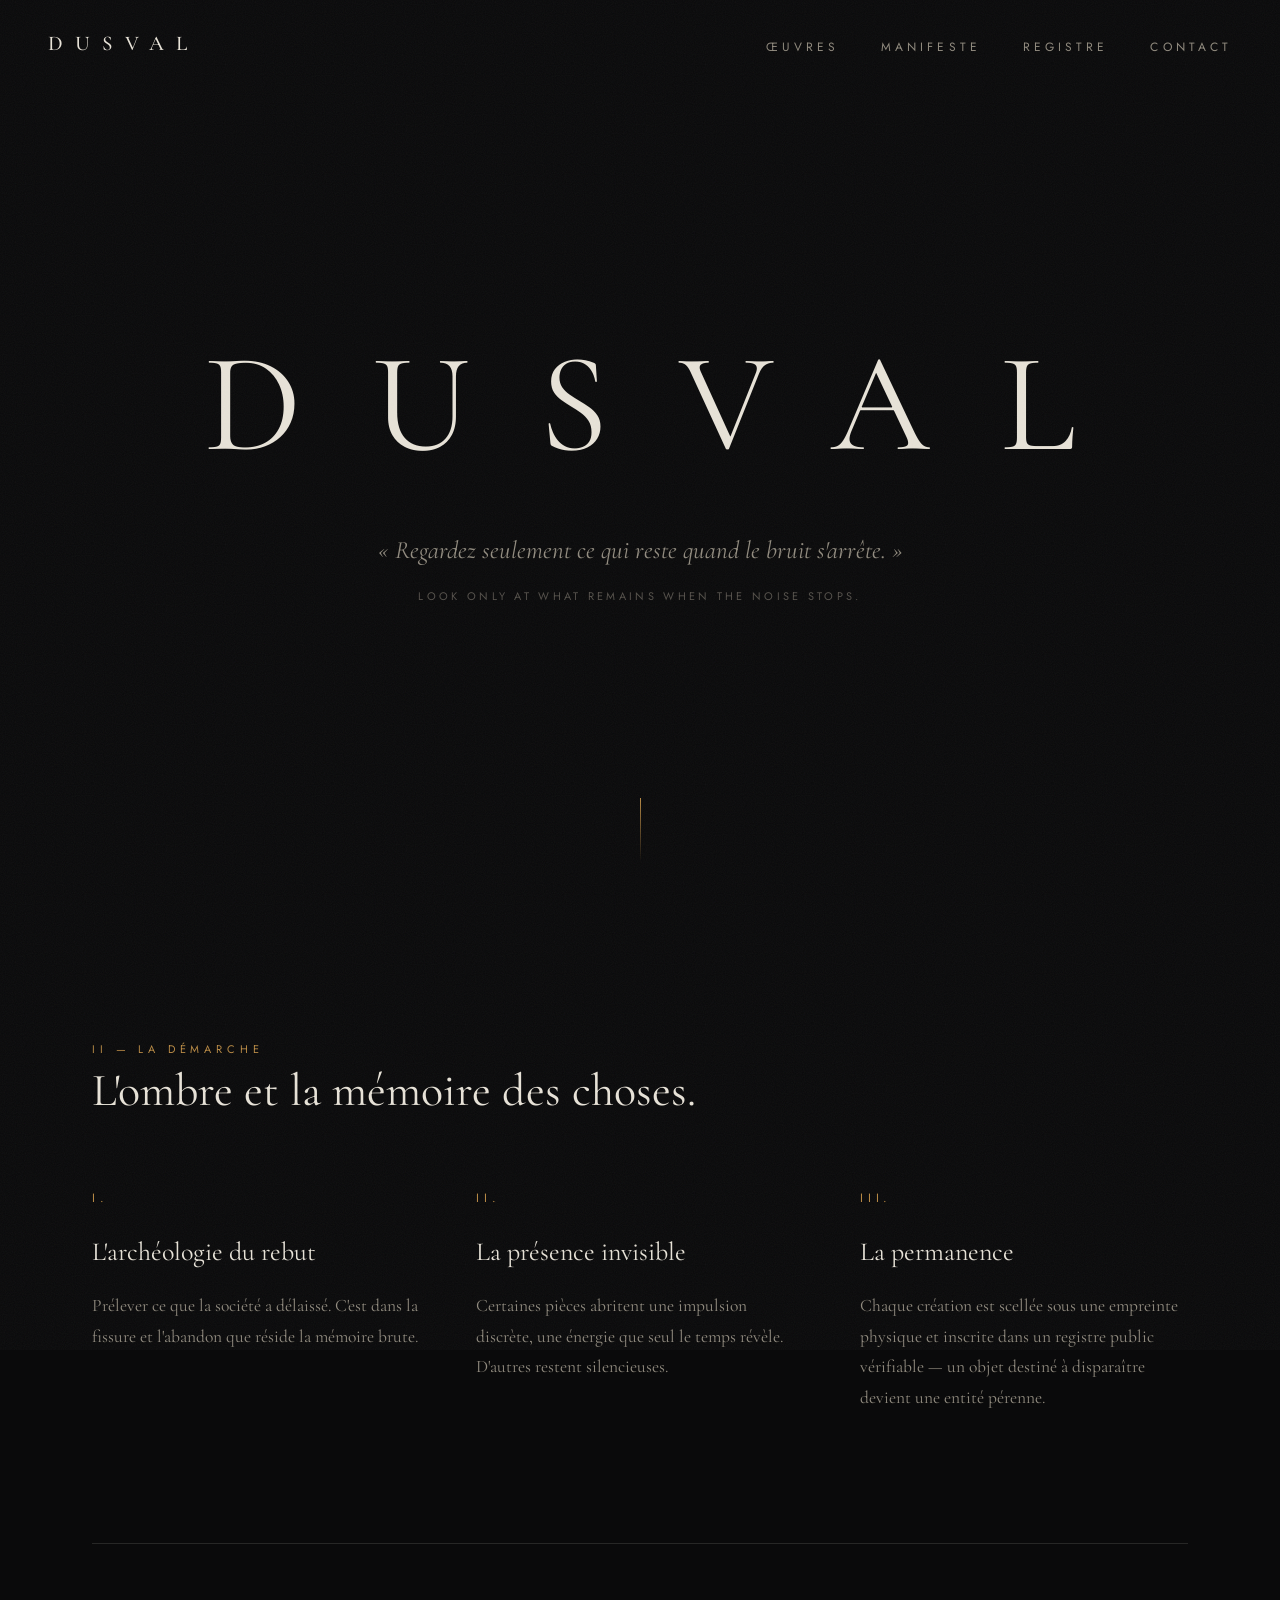
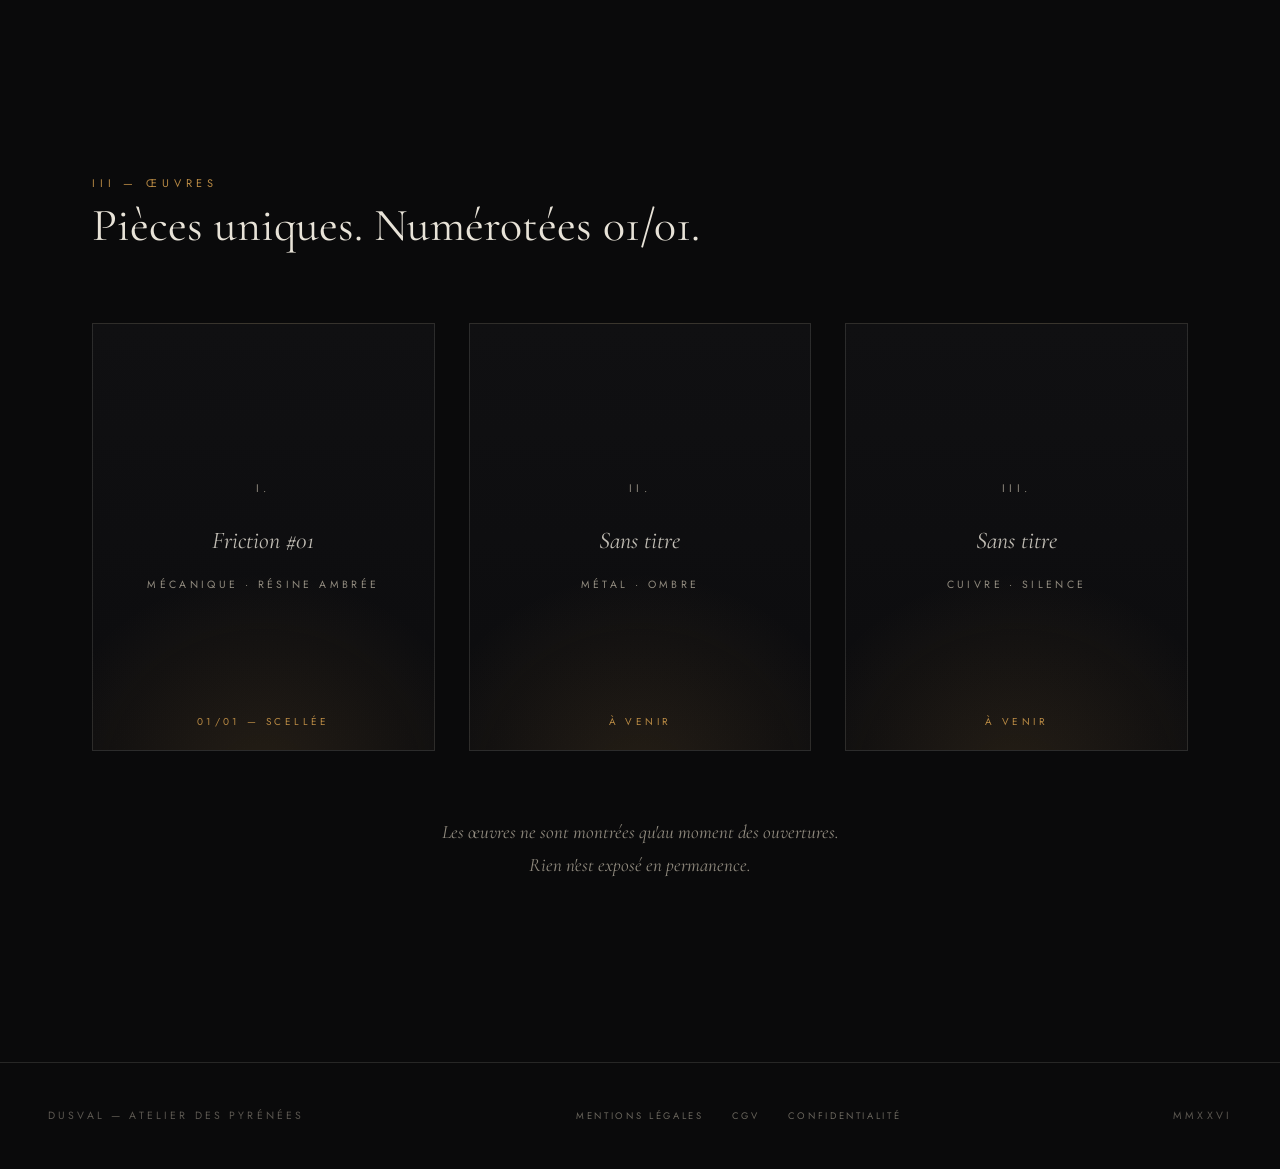
<file: index.html>
<!DOCTYPE html>
<html lang="fr">
<head>
  <meta charset="UTF-8">
  <meta name="viewport" content="width=device-width, initial-scale=1.0">
  <title>DUSVAL</title>
  <meta name="description" content="DUSVAL — sculptures conceptuelles nées de l'abandon. Pièces uniques scellées et inscrites au registre.">
  <meta name="robots" content="noindex, nofollow">
  <meta property="og:title" content="DUSVAL">
  <meta property="og:description" content="Sculptures conceptuelles nées de l'abandon. Pièces uniques scellées et inscrites au registre.">
  <meta property="og:type" content="website">
  <link rel="icon" type="image/svg+xml" href="data:image/svg+xml,%3Csvg%20xmlns='http://www.w3.org/2000/svg'%20viewBox='0%200%20320%20320'%3E%3Crect%20width='320'%20height='320'%20fill='%230a0a0b'/%3E%3Cline%20x1='160'%20y1='40'%20x2='160'%20y2='128'%20stroke='%23b98a44'%20stroke-width='16'%20stroke-linecap='round'/%3E%3Ccircle%20cx='160'%20cy='196'%20r='52'%20fill='%23b98a44'/%3E%3C/svg%3E">
  <link rel="preconnect" href="https://fonts.googleapis.com">
  <link rel="preconnect" href="https://fonts.gstatic.com" crossorigin>
  <link href="https://fonts.googleapis.com/css2?family=Cormorant+Garamond:ital,wght@0,400;0,500;1,400&family=Jost:wght@300;400&display=swap" rel="stylesheet">
  <link rel="stylesheet" href="assets/css/style.css">
</head>
<body>
  <div class="grain" aria-hidden="true"></div>

  <nav id="nav">
    <a class="wordmark" href="index.html">DUSVAL</a>
    <ul>
      <li><a href="oeuvres.html">Œuvres</a></li>
      <li><a href="manifeste.html">Manifeste</a></li>
      <li><a href="registre.html">Registre</a></li>
      <li><a href="contact.html">Contact</a></li>
    </ul>
  </nav>

  <header class="hero">
    <h1>DUSVAL</h1>
    <p class="sous-titre">« Regardez seulement ce qui reste quand le bruit s'arrête. »</p>
    <p class="echo">Look only at what remains when the noise stops.</p>
    <div class="fil-descente" aria-hidden="true"></div>
  </header>

  <main>
    <!-- II · Les trois piliers -->
    <section class="section reveal">
      <span class="sur-titre">II — La démarche</span>
      <h2 class="titre-section">L'ombre et la mémoire des choses.</h2>
      <div class="piliers">
        <div class="pilier">
          <span class="numeral">I.</span>
          <h3>L'archéologie du rebut</h3>
          <p>Prélever ce que la société a délaissé. C'est dans la fissure et l'abandon que réside la mémoire brute.</p>
        </div>
        <div class="pilier">
          <span class="numeral">II.</span>
          <h3>La présence invisible</h3>
          <p>Certaines pièces abritent une impulsion discrète, une énergie que seul le temps révèle. D'autres restent silencieuses.</p>
        </div>
        <div class="pilier">
          <span class="numeral">III.</span>
          <h3>La permanence</h3>
          <p>Chaque création est scellée sous une empreinte physique et inscrite dans un registre public vérifiable — un objet destiné à disparaître devient une entité pérenne.</p>
        </div>
      </div>
    </section>

    <hr class="filet">

    <!-- III · Aperçu des œuvres -->
    <section class="section reveal">
      <span class="sur-titre">III — Œuvres</span>
      <h2 class="titre-section">Pièces uniques. Numérotées 01/01.</h2>
      <div class="grille-oeuvres">
        <a class="carte" href="oeuvres.html">
          <span class="numeral">I.</span>
          <span class="titre-placeholder">Friction #01</span>
          <span class="matiere">Mécanique · Résine ambrée</span>
          <span class="statut">01/01 — Scellée</span>
        </a>
        <div class="carte">
          <span class="numeral">II.</span>
          <span class="titre-placeholder">Sans titre</span>
          <span class="matiere">Métal · Ombre</span>
          <span class="statut">À venir</span>
        </div>
        <div class="carte">
          <span class="numeral">III.</span>
          <span class="titre-placeholder">Sans titre</span>
          <span class="matiere">Cuivre · Silence</span>
          <span class="statut">À venir</span>
        </div>
      </div>
      <p class="note-galerie">Les œuvres ne sont montrées qu'au moment des ouvertures.<br>Rien n'est exposé en permanence.</p>
    </section>
  </main>

  <footer>
    <span>DUSVAL — Atelier des Pyrénées</span>
    <div style="display:flex;gap:28px;" aria-label="Liens légaux">
      <a href="mentions-legales.html" style="font-family:var(--sans);font-size:9.5px;letter-spacing:.28em;text-transform:uppercase;color:rgba(145,139,127,.7);text-decoration:none;">Mentions légales</a>
      <a href="cgv.html" style="font-family:var(--sans);font-size:9.5px;letter-spacing:.28em;text-transform:uppercase;color:rgba(145,139,127,.7);text-decoration:none;">CGV</a>
      <a href="confidentialite.html" style="font-family:var(--sans);font-size:9.5px;letter-spacing:.28em;text-transform:uppercase;color:rgba(145,139,127,.7);text-decoration:none;">Confidentialité</a>
    </div>
    <span>MMXXVI</span>
  </footer>

  <script src="assets/js/main.js"></script>
</body>
</html>
</file>
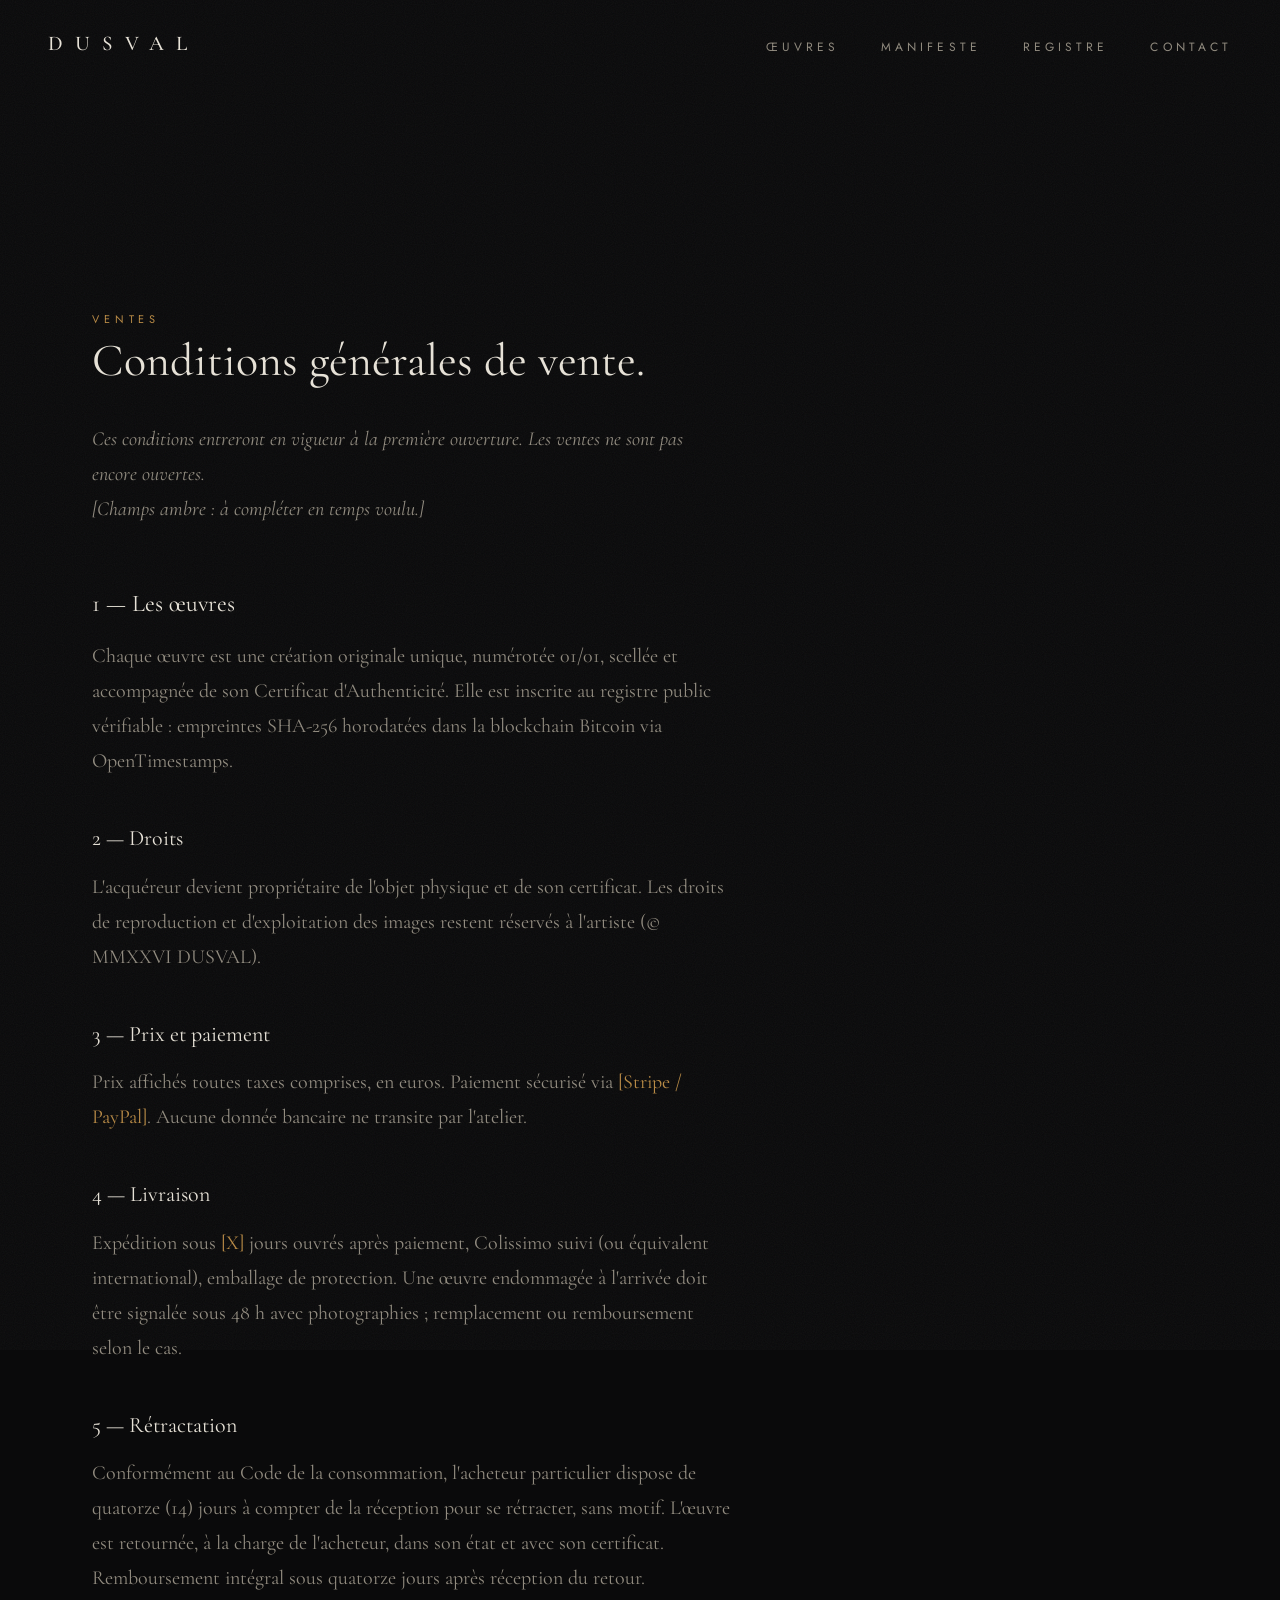
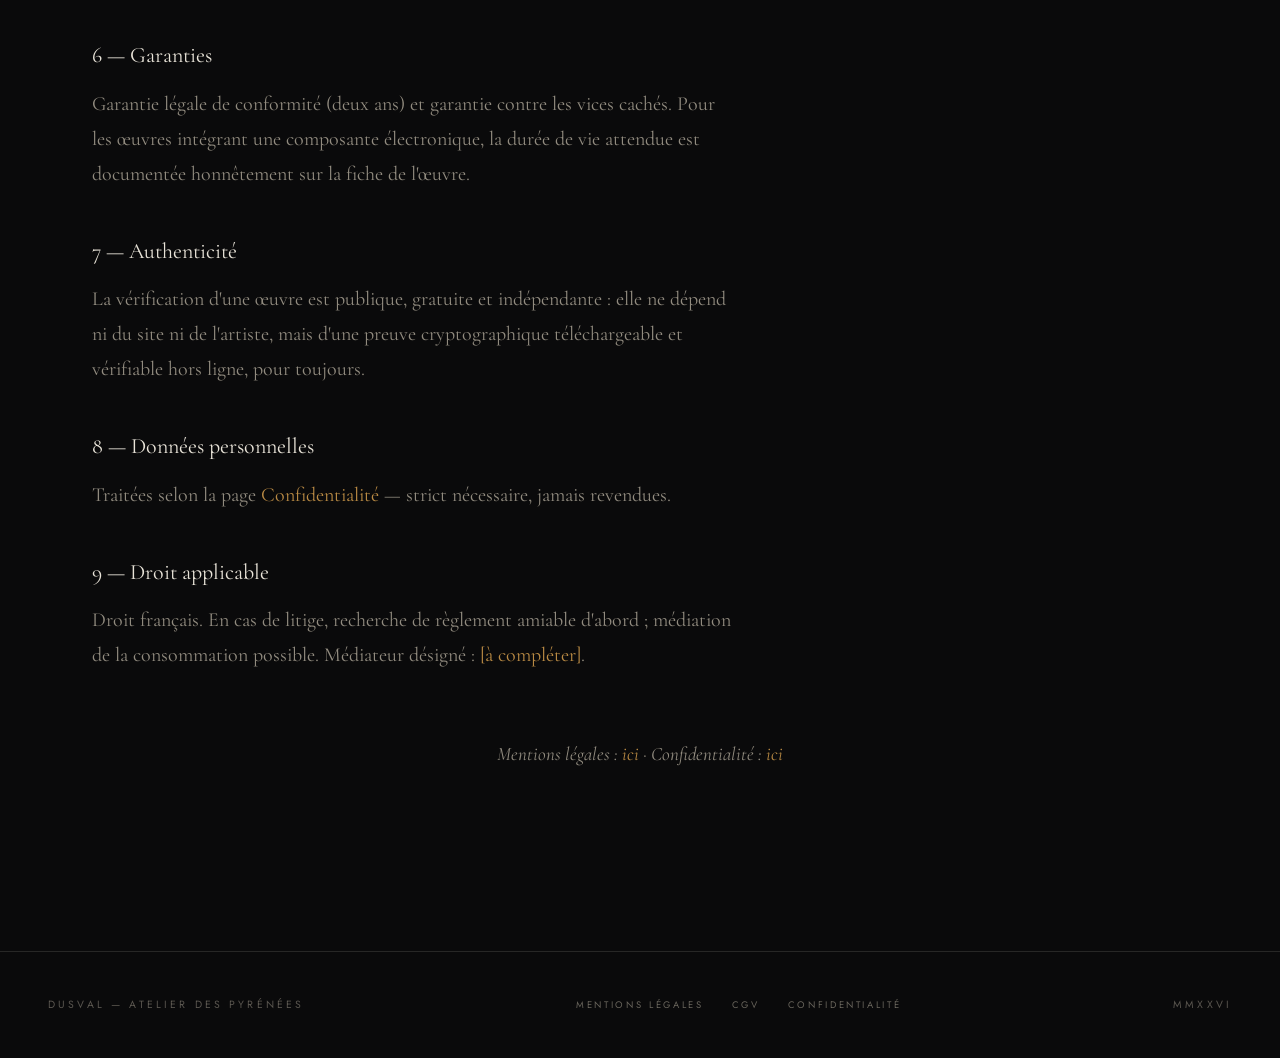
<file: cgv.html>
<!DOCTYPE html>
<html lang="fr">
<head>
  <meta charset="UTF-8">
  <meta name="viewport" content="width=device-width, initial-scale=1.0">
  <title>Conditions générales de vente — DUSVAL</title>
  <meta name="description" content="Conditions générales de vente des œuvres DUSVAL.">
  <meta name="robots" content="noindex, nofollow">
  <link rel="icon" type="image/svg+xml" href="data:image/svg+xml,%3Csvg%20xmlns='http://www.w3.org/2000/svg'%20viewBox='0%200%20320%20320'%3E%3Crect%20width='320'%20height='320'%20fill='%230a0a0b'/%3E%3Cline%20x1='160'%20y1='40'%20x2='160'%20y2='128'%20stroke='%23b98a44'%20stroke-width='16'%20stroke-linecap='round'/%3E%3Ccircle%20cx='160'%20cy='196'%20r='52'%20fill='%23b98a44'/%3E%3C/svg%3E">
  <link rel="preconnect" href="https://fonts.googleapis.com">
  <link rel="preconnect" href="https://fonts.gstatic.com" crossorigin>
  <link href="https://fonts.googleapis.com/css2?family=Cormorant+Garamond:ital,wght@0,400;0,500;1,400&family=Jost:wght@300;400&display=swap" rel="stylesheet">
  <link rel="stylesheet" href="assets/css/style.css">
</head>
<body>
  <div class="grain" aria-hidden="true"></div>

  <nav id="nav">
    <a class="wordmark" href="index.html">DUSVAL</a>
    <ul>
      <li><a href="oeuvres.html">Œuvres</a></li>
      <li><a href="manifeste.html">Manifeste</a></li>
      <li><a href="registre.html">Registre</a></li>
      <li><a href="contact.html">Contact</a></li>
    </ul>
  </nav>

  <main style="padding-top:170px;">
    <section class="section reveal">
      <span class="sur-titre">Ventes</span>
      <h2 class="titre-section">Conditions générales de vente.</h2>

      <p class="texte-courant">
        <em>Ces conditions entreront en vigueur à la première ouverture. Les ventes ne sont pas encore ouvertes.</em><br>
        <em>[Champs ambre : à compléter en temps voulu.]</em>
      </p>

      <h3 style="font-weight:400;font-size:24px;margin:56px 0 14px;">1 — Les œuvres</h3>
      <p class="texte-courant">Chaque œuvre est une création originale unique, numérotée 01/01, scellée et accompagnée de son Certificat d'Authenticité. Elle est inscrite au registre public vérifiable : empreintes SHA-256 horodatées dans la blockchain Bitcoin via OpenTimestamps.</p>

      <h3 style="font-weight:400;font-size:22px;margin:40px 0 12px;">2 — Droits</h3>
      <p class="texte-courant">L'acquéreur devient propriétaire de l'objet physique et de son certificat. Les droits de reproduction et d'exploitation des images restent réservés à l'artiste (© MMXXVI DUSVAL).</p>

      <h3 style="font-weight:400;font-size:22px;margin:40px 0 12px;">3 — Prix et paiement</h3>
      <p class="texte-courant">Prix affichés toutes taxes comprises, en euros. Paiement sécurisé via <span style="color:var(--ambre)">[Stripe / PayPal]</span>. Aucune donnée bancaire ne transite par l'atelier.</p>

      <h3 style="font-weight:400;font-size:22px;margin:40px 0 12px;">4 — Livraison</h3>
      <p class="texte-courant">Expédition sous <span style="color:var(--ambre)">[X]</span> jours ouvrés après paiement, Colissimo suivi (ou équivalent international), emballage de protection. Une œuvre endommagée à l'arrivée doit être signalée sous 48 h avec photographies ; remplacement ou remboursement selon le cas.</p>

      <h3 style="font-weight:400;font-size:22px;margin:40px 0 12px;">5 — Rétractation</h3>
      <p class="texte-courant">Conformément au Code de la consommation, l'acheteur particulier dispose de quatorze (14) jours à compter de la réception pour se rétracter, sans motif. L'œuvre est retournée, à la charge de l'acheteur, dans son état et avec son certificat. Remboursement intégral sous quatorze jours après réception du retour.</p>

      <h3 style="font-weight:400;font-size:22px;margin:40px 0 12px;">6 — Garanties</h3>
      <p class="texte-courant">Garantie légale de conformité (deux ans) et garantie contre les vices cachés. Pour les œuvres intégrant une composante électronique, la durée de vie attendue est documentée honnêtement sur la fiche de l'œuvre.</p>

      <h3 style="font-weight:400;font-size:22px;margin:40px 0 12px;">7 — Authenticité</h3>
      <p class="texte-courant">La vérification d'une œuvre est publique, gratuite et indépendante : elle ne dépend ni du site ni de l'artiste, mais d'une preuve cryptographique téléchargeable et vérifiable hors ligne, pour toujours.</p>

      <h3 style="font-weight:400;font-size:22px;margin:40px 0 12px;">8 — Données personnelles</h3>
      <p class="texte-courant">Traitées selon la page <a href="confidentialite.html" style="color:var(--ambre);text-decoration:none;">Confidentialité</a> — strict nécessaire, jamais revendues.</p>

      <h3 style="font-weight:400;font-size:22px;margin:40px 0 12px;">9 — Droit applicable</h3>
      <p class="texte-courant">Droit français. En cas de litige, recherche de règlement amiable d'abord ; médiation de la consommation possible. Médiateur désigné : <span style="color:var(--ambre)">[à compléter]</span>.</p>

      <p class="note-galerie" style="margin-top:64px;">
        Mentions légales : <a href="mentions-legales.html" style="color:var(--ambre);text-decoration:none;">ici</a> ·
        Confidentialité : <a href="confidentialite.html" style="color:var(--ambre);text-decoration:none;">ici</a>
      </p>
    </section>
  </main>

  <footer>
    <span>DUSVAL — Atelier des Pyrénées</span>
    <div style="display:flex;gap:28px;" aria-label="Liens légaux">
      <a href="mentions-legales.html" style="font-family:var(--sans);font-size:9.5px;letter-spacing:.28em;text-transform:uppercase;color:rgba(145,139,127,.7);text-decoration:none;">Mentions légales</a>
      <a href="cgv.html" style="font-family:var(--sans);font-size:9.5px;letter-spacing:.28em;text-transform:uppercase;color:rgba(145,139,127,.7);text-decoration:none;">CGV</a>
      <a href="confidentialite.html" style="font-family:var(--sans);font-size:9.5px;letter-spacing:.28em;text-transform:uppercase;color:rgba(145,139,127,.7);text-decoration:none;">Confidentialité</a>
    </div>
    <span>MMXXVI</span>
  </footer>

  <script src="assets/js/main.js"></script>
</body>
</html>
</file>
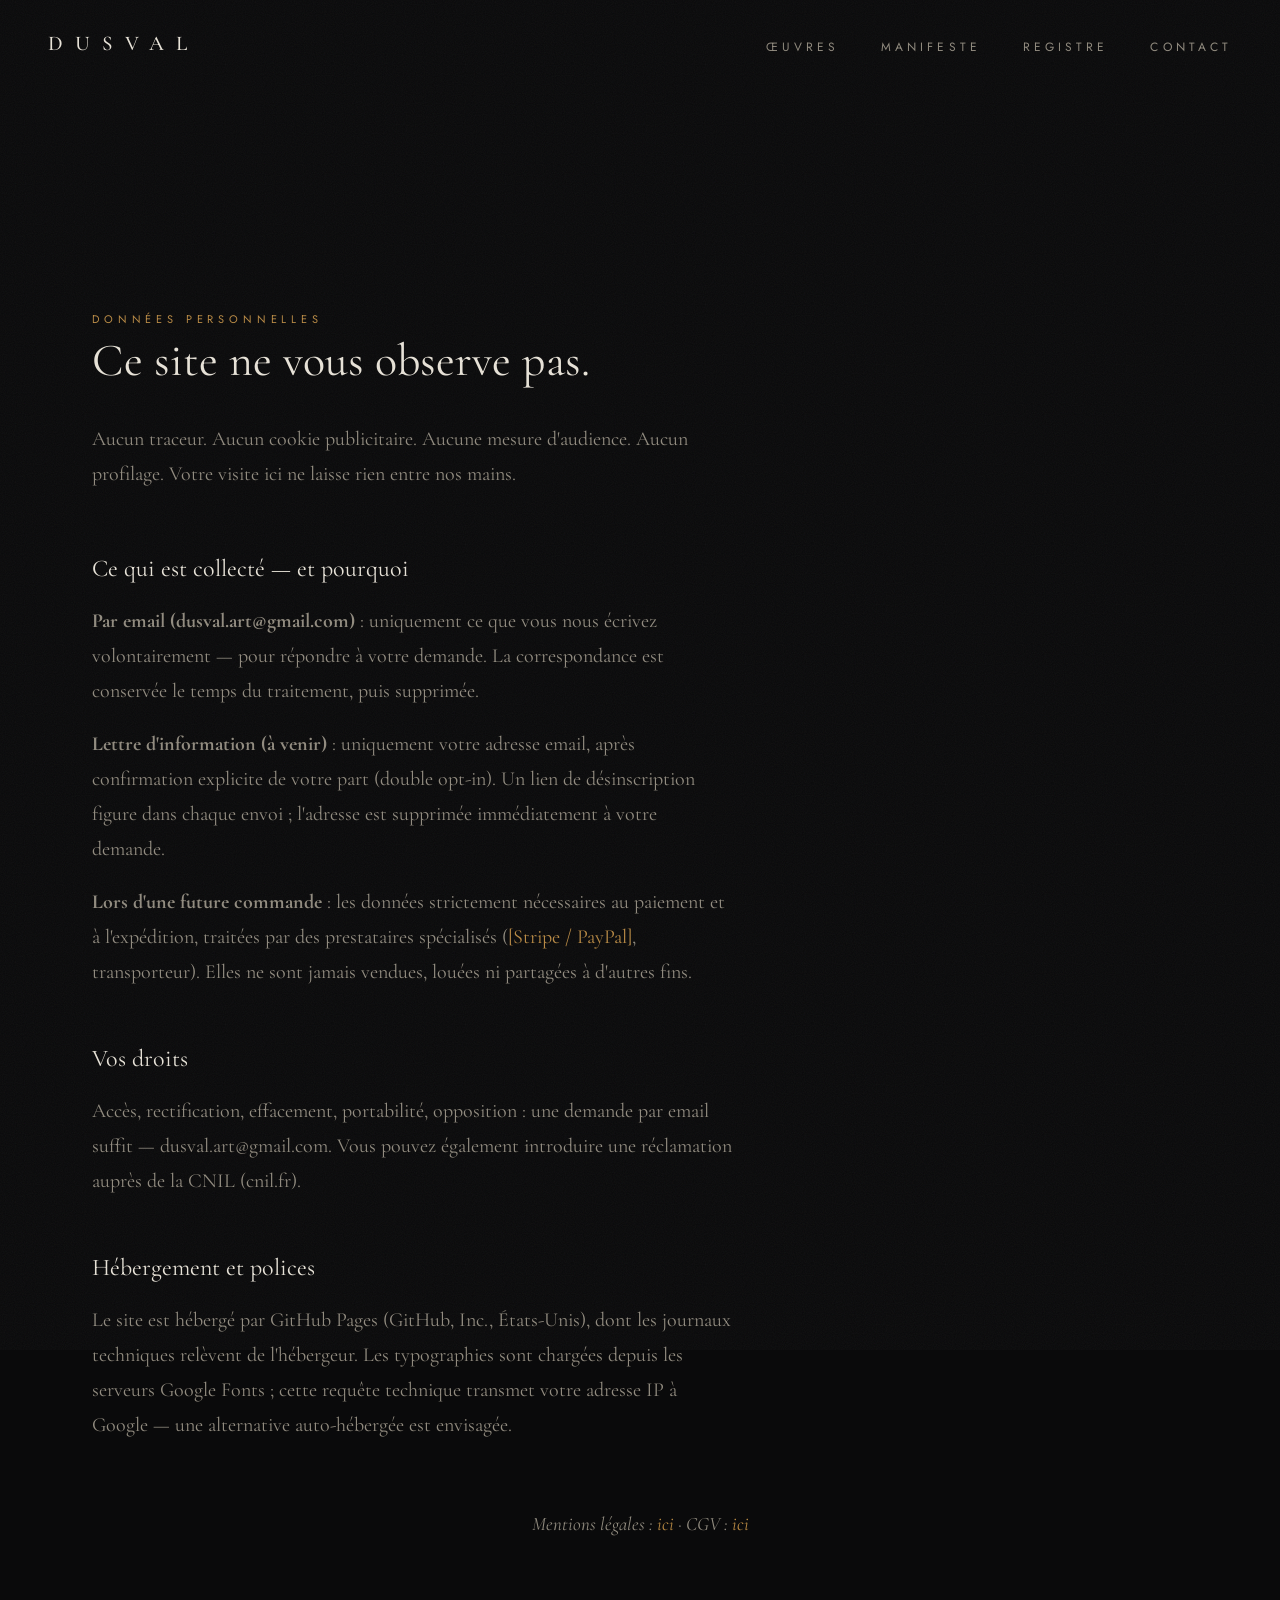
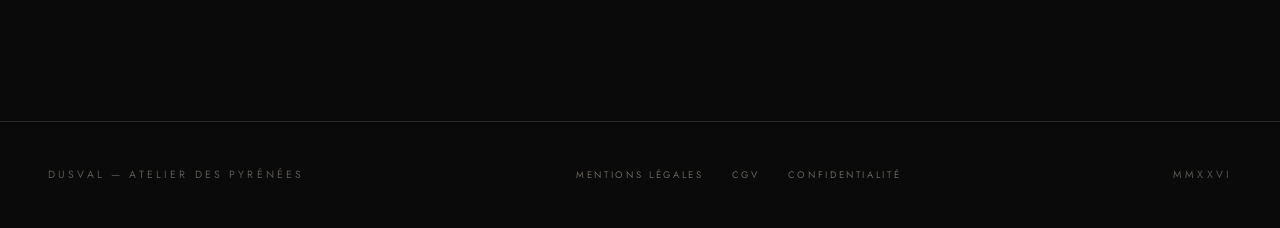
<file: confidentialite.html>
<!DOCTYPE html>
<html lang="fr">
<head>
  <meta charset="UTF-8">
  <meta name="viewport" content="width=device-width, initial-scale=1.0">
  <title>Confidentialité — DUSVAL</title>
  <meta name="description" content="Traitement des données personnelles sur le site DUSVAL.">
  <meta name="robots" content="noindex, nofollow">
  <link rel="icon" type="image/svg+xml" href="data:image/svg+xml,%3Csvg%20xmlns='http://www.w3.org/2000/svg'%20viewBox='0%200%20320%20320'%3E%3Crect%20width='320'%20height='320'%20fill='%230a0a0b'/%3E%3Cline%20x1='160'%20y1='40'%20x2='160'%20y2='128'%20stroke='%23b98a44'%20stroke-width='16'%20stroke-linecap='round'/%3E%3Ccircle%20cx='160'%20cy='196'%20r='52'%20fill='%23b98a44'/%3E%3C/svg%3E">
  <link rel="preconnect" href="https://fonts.googleapis.com">
  <link rel="preconnect" href="https://fonts.gstatic.com" crossorigin>
  <link href="https://fonts.googleapis.com/css2?family=Cormorant+Garamond:ital,wght@0,400;0,500;1,400&family=Jost:wght@300;400&display=swap" rel="stylesheet">
  <link rel="stylesheet" href="assets/css/style.css">
</head>
<body>
  <div class="grain" aria-hidden="true"></div>

  <nav id="nav">
    <a class="wordmark" href="index.html">DUSVAL</a>
    <ul>
      <li><a href="oeuvres.html">Œuvres</a></li>
      <li><a href="manifeste.html">Manifeste</a></li>
      <li><a href="registre.html">Registre</a></li>
      <li><a href="contact.html">Contact</a></li>
    </ul>
  </nav>

  <main style="padding-top:170px;">
    <section class="section reveal">
      <span class="sur-titre">Données personnelles</span>
      <h2 class="titre-section">Ce site ne vous observe pas.</h2>

      <p class="texte-courant">
        Aucun traceur. Aucun cookie publicitaire. Aucune mesure d'audience. Aucun profilage.
        Votre visite ici ne laisse rien entre nos mains.
      </p>

      <h3 style="font-weight:400;font-size:24px;margin:56px 0 14px;">Ce qui est collecté — et pourquoi</h3>
      <p class="texte-courant">
        <strong>Par email (dusval.art@gmail.com)</strong> : uniquement ce que vous nous écrivez volontairement —
        pour répondre à votre demande. La correspondance est conservée le temps du traitement, puis supprimée.
      </p>
      <p class="texte-courant" style="margin-top:18px;">
        <strong>Lettre d'information (à venir)</strong> : uniquement votre adresse email, après confirmation
        explicite de votre part (double opt-in). Un lien de désinscription figure dans chaque envoi ;
        l'adresse est supprimée immédiatement à votre demande.
      </p>
      <p class="texte-courant" style="margin-top:18px;">
        <strong>Lors d'une future commande</strong> : les données strictement nécessaires au paiement et
        à l'expédition, traitées par des prestataires spécialisés
        (<span style="color:var(--ambre)">[Stripe / PayPal]</span>, transporteur). Elles ne sont jamais vendues,
        louées ni partagées à d'autres fins.
      </p>

      <h3 style="font-weight:400;font-size:24px;margin:48px 0 14px;">Vos droits</h3>
      <p class="texte-courant">
        Accès, rectification, effacement, portabilité, opposition : une demande par email suffit —
        dusval.art@gmail.com. Vous pouvez également introduire une réclamation auprès de la CNIL (cnil.fr).
      </p>

      <h3 style="font-weight:400;font-size:24px;margin:48px 0 14px;">Hébergement et polices</h3>
      <p class="texte-courant">
        Le site est hébergé par GitHub Pages (GitHub, Inc., États-Unis), dont les journaux techniques relèvent
        de l'hébergeur. Les typographies sont chargées depuis les serveurs Google Fonts ; cette requête
        technique transmet votre adresse IP à Google — une alternative auto-hébergée est envisagée.
      </p>

      <p class="note-galerie" style="margin-top:64px;">
        Mentions légales : <a href="mentions-legales.html" style="color:var(--ambre);text-decoration:none;">ici</a> ·
        CGV : <a href="cgv.html" style="color:var(--ambre);text-decoration:none;">ici</a>
      </p>
    </section>
  </main>

  <footer>
    <span>DUSVAL — Atelier des Pyrénées</span>
    <div style="display:flex;gap:28px;" aria-label="Liens légaux">
      <a href="mentions-legales.html" style="font-family:var(--sans);font-size:9.5px;letter-spacing:.28em;text-transform:uppercase;color:rgba(145,139,127,.7);text-decoration:none;">Mentions légales</a>
      <a href="cgv.html" style="font-family:var(--sans);font-size:9.5px;letter-spacing:.28em;text-transform:uppercase;color:rgba(145,139,127,.7);text-decoration:none;">CGV</a>
      <a href="confidentialite.html" style="font-family:var(--sans);font-size:9.5px;letter-spacing:.28em;text-transform:uppercase;color:rgba(145,139,127,.7);text-decoration:none;">Confidentialité</a>
    </div>
    <span>MMXXVI</span>
  </footer>

  <script src="assets/js/main.js"></script>
</body>
</html>
</file>
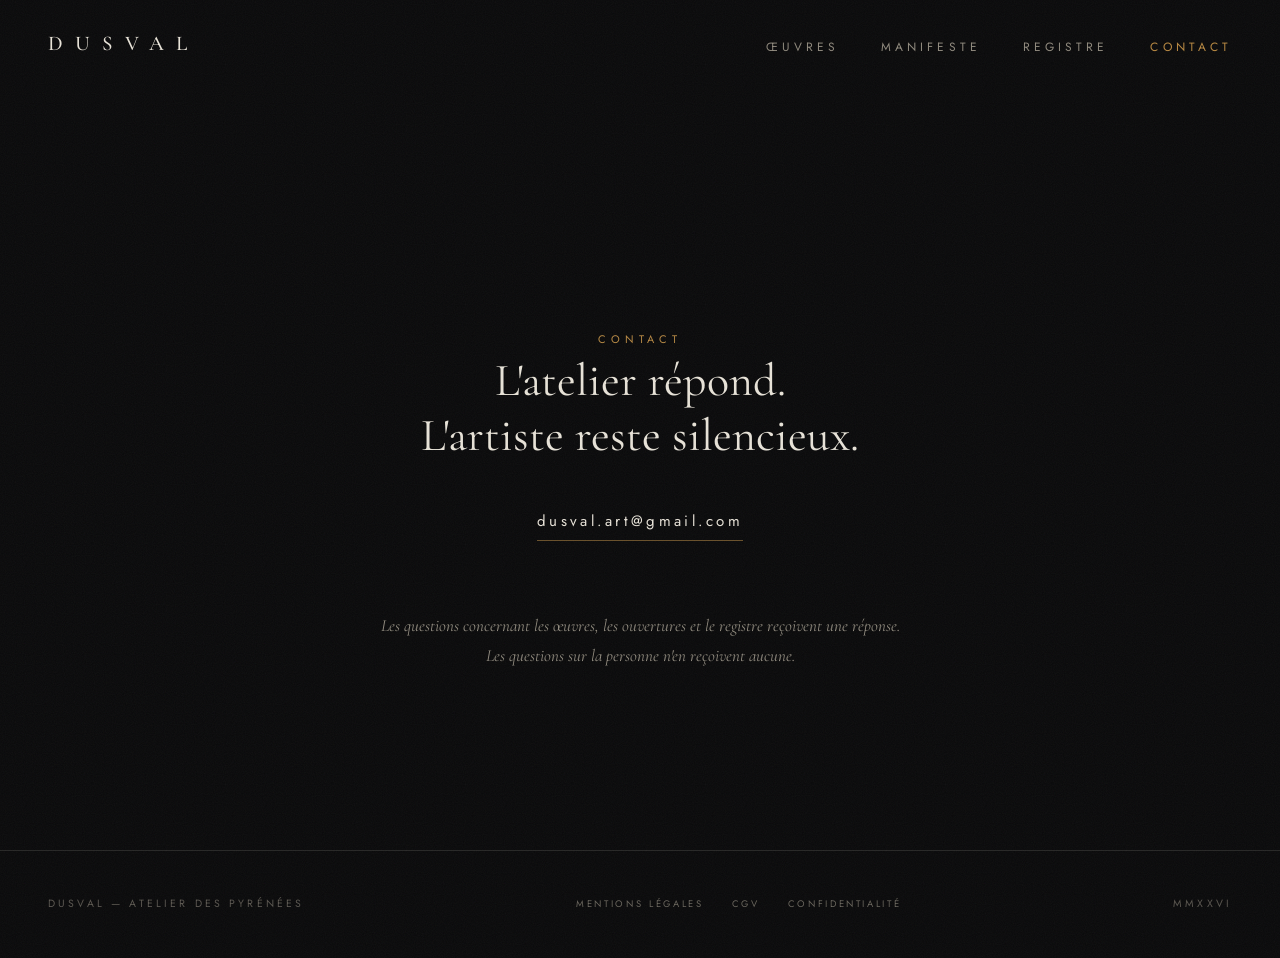
<file: contact.html>
<!DOCTYPE html>
<html lang="fr">
<head>
  <meta charset="UTF-8">
  <meta name="viewport" content="width=device-width, initial-scale=1.0">
  <title>Contact — DUSVAL</title>
  <meta name="description" content="Contacter l'atelier DUSVAL.">
  <meta name="robots" content="noindex, nofollow">
  <meta property="og:title" content="Contact — DUSVAL">
  <meta property="og:description" content="Contacter l'atelier DUSVAL.">
  <meta property="og:type" content="website">
  <link rel="icon" type="image/svg+xml" href="data:image/svg+xml,%3Csvg%20xmlns='http://www.w3.org/2000/svg'%20viewBox='0%200%20320%20320'%3E%3Crect%20width='320'%20height='320'%20fill='%230a0a0b'/%3E%3Cline%20x1='160'%20y1='40'%20x2='160'%20y2='128'%20stroke='%23b98a44'%20stroke-width='16'%20stroke-linecap='round'/%3E%3Ccircle%20cx='160'%20cy='196'%20r='52'%20fill='%23b98a44'/%3E%3C/svg%3E">
  <link rel="preconnect" href="https://fonts.googleapis.com">
  <link rel="preconnect" href="https://fonts.gstatic.com" crossorigin>
  <link href="https://fonts.googleapis.com/css2?family=Cormorant+Garamond:ital,wght@0,400;0,500;1,400&family=Jost:wght@300;400&display=swap" rel="stylesheet">
  <link rel="stylesheet" href="assets/css/style.css">
</head>
<body>
  <div class="grain" aria-hidden="true"></div>

  <nav id="nav">
    <a class="wordmark" href="index.html">DUSVAL</a>
    <ul>
      <li><a href="oeuvres.html">Œuvres</a></li>
      <li><a href="manifeste.html">Manifeste</a></li>
      <li><a href="registre.html">Registre</a></li>
      <li><a href="contact.html" class="actif">Contact</a></li>
    </ul>
  </nav>

  <main style="padding-top:190px;">
    <section class="section reveal">
      <div class="contact-bloc">
        <span class="sur-titre">Contact</span>
        <h2 class="titre-section" style="margin:0 auto;">L'atelier répond.<br>L'artiste reste silencieux.</h2>
        <!-- Adresse de contact officielle DUSVAL -->
        <a class="courriel" href="mailto:dusval.art@gmail.com">dusval.art@gmail.com</a>
        <p class="avertissement">
          Les questions concernant les œuvres, les ouvertures et le registre reçoivent une réponse.<br>
          Les questions sur la personne n'en reçoivent aucune.
        </p>
      </div>
    </section>
  </main>

  <footer>
    <span>DUSVAL — Atelier des Pyrénées</span>
    <div style="display:flex;gap:28px;" aria-label="Liens légaux">
      <a href="mentions-legales.html" style="font-family:var(--sans);font-size:9.5px;letter-spacing:.28em;text-transform:uppercase;color:rgba(145,139,127,.7);text-decoration:none;">Mentions légales</a>
      <a href="cgv.html" style="font-family:var(--sans);font-size:9.5px;letter-spacing:.28em;text-transform:uppercase;color:rgba(145,139,127,.7);text-decoration:none;">CGV</a>
      <a href="confidentialite.html" style="font-family:var(--sans);font-size:9.5px;letter-spacing:.28em;text-transform:uppercase;color:rgba(145,139,127,.7);text-decoration:none;">Confidentialité</a>
    </div>
    <span>MMXXVI</span>
  </footer>

  <script src="assets/js/main.js"></script>
</body>
</html>
</file>
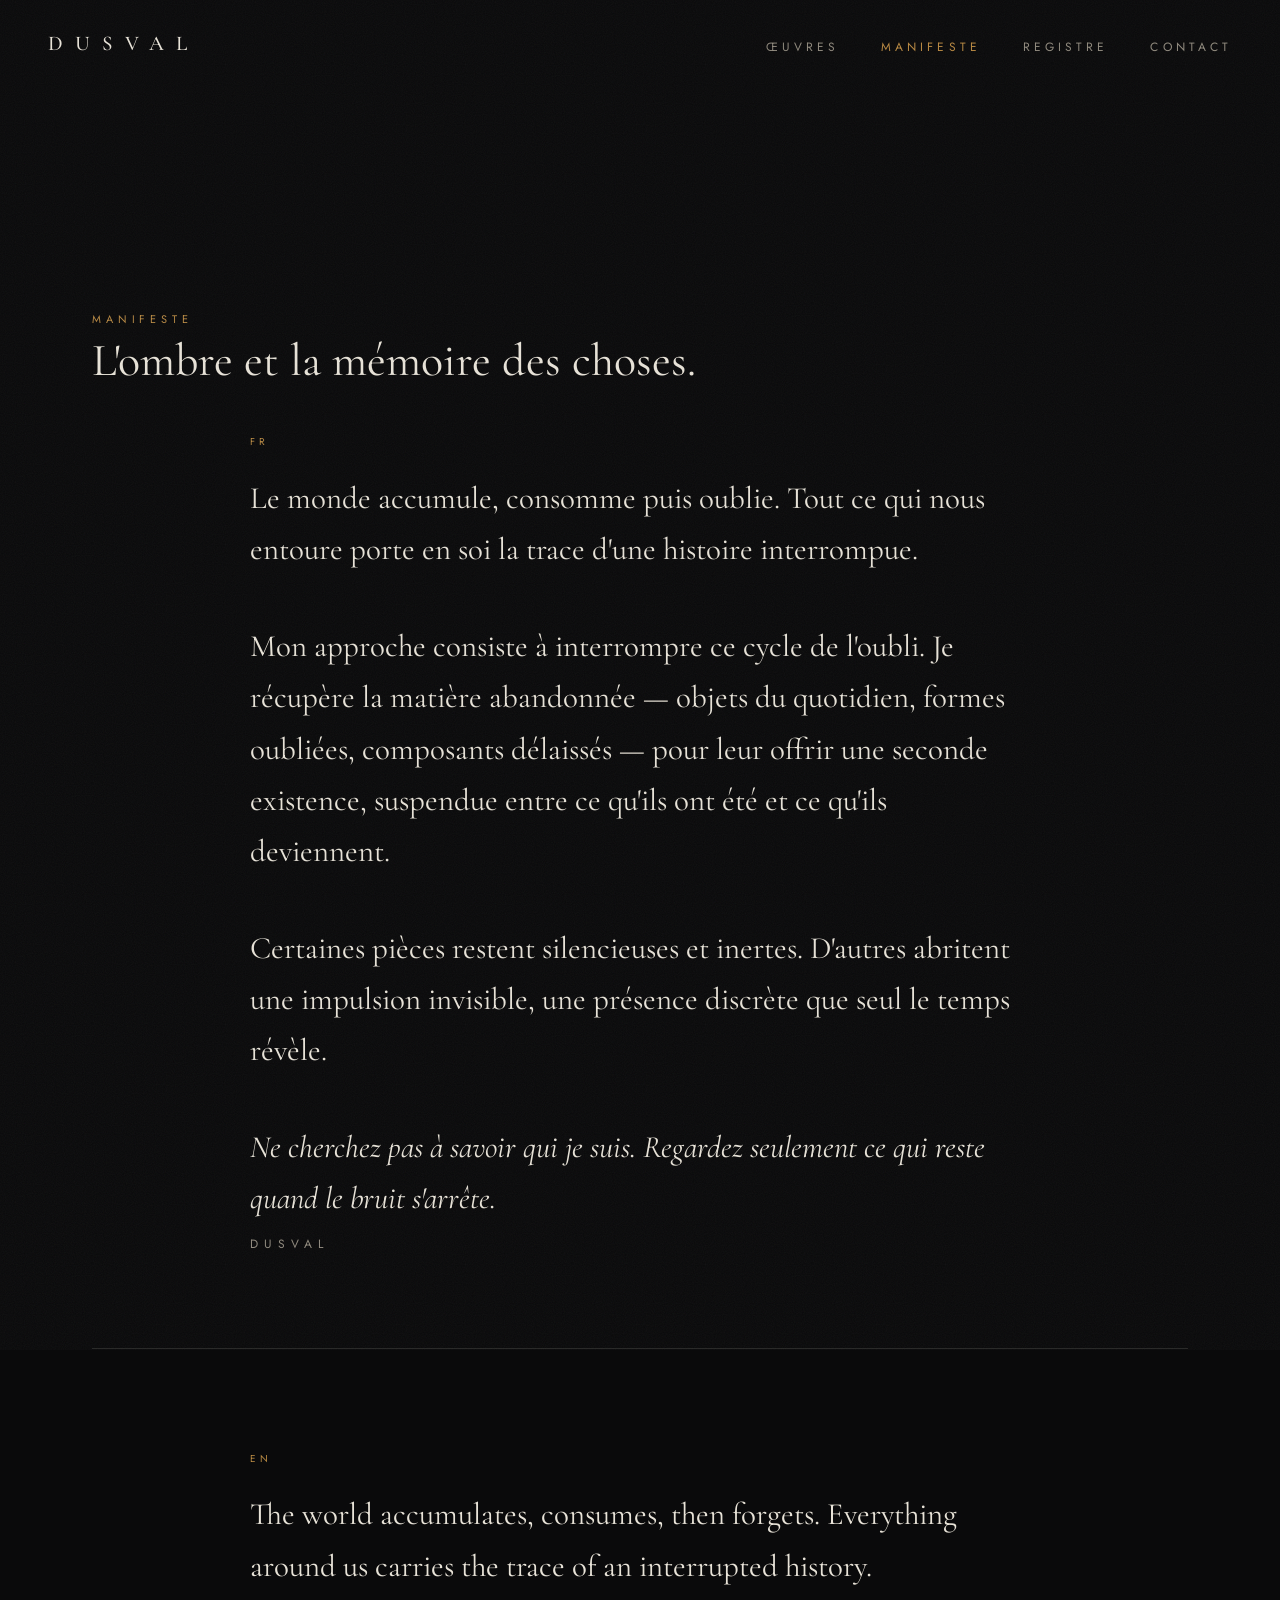
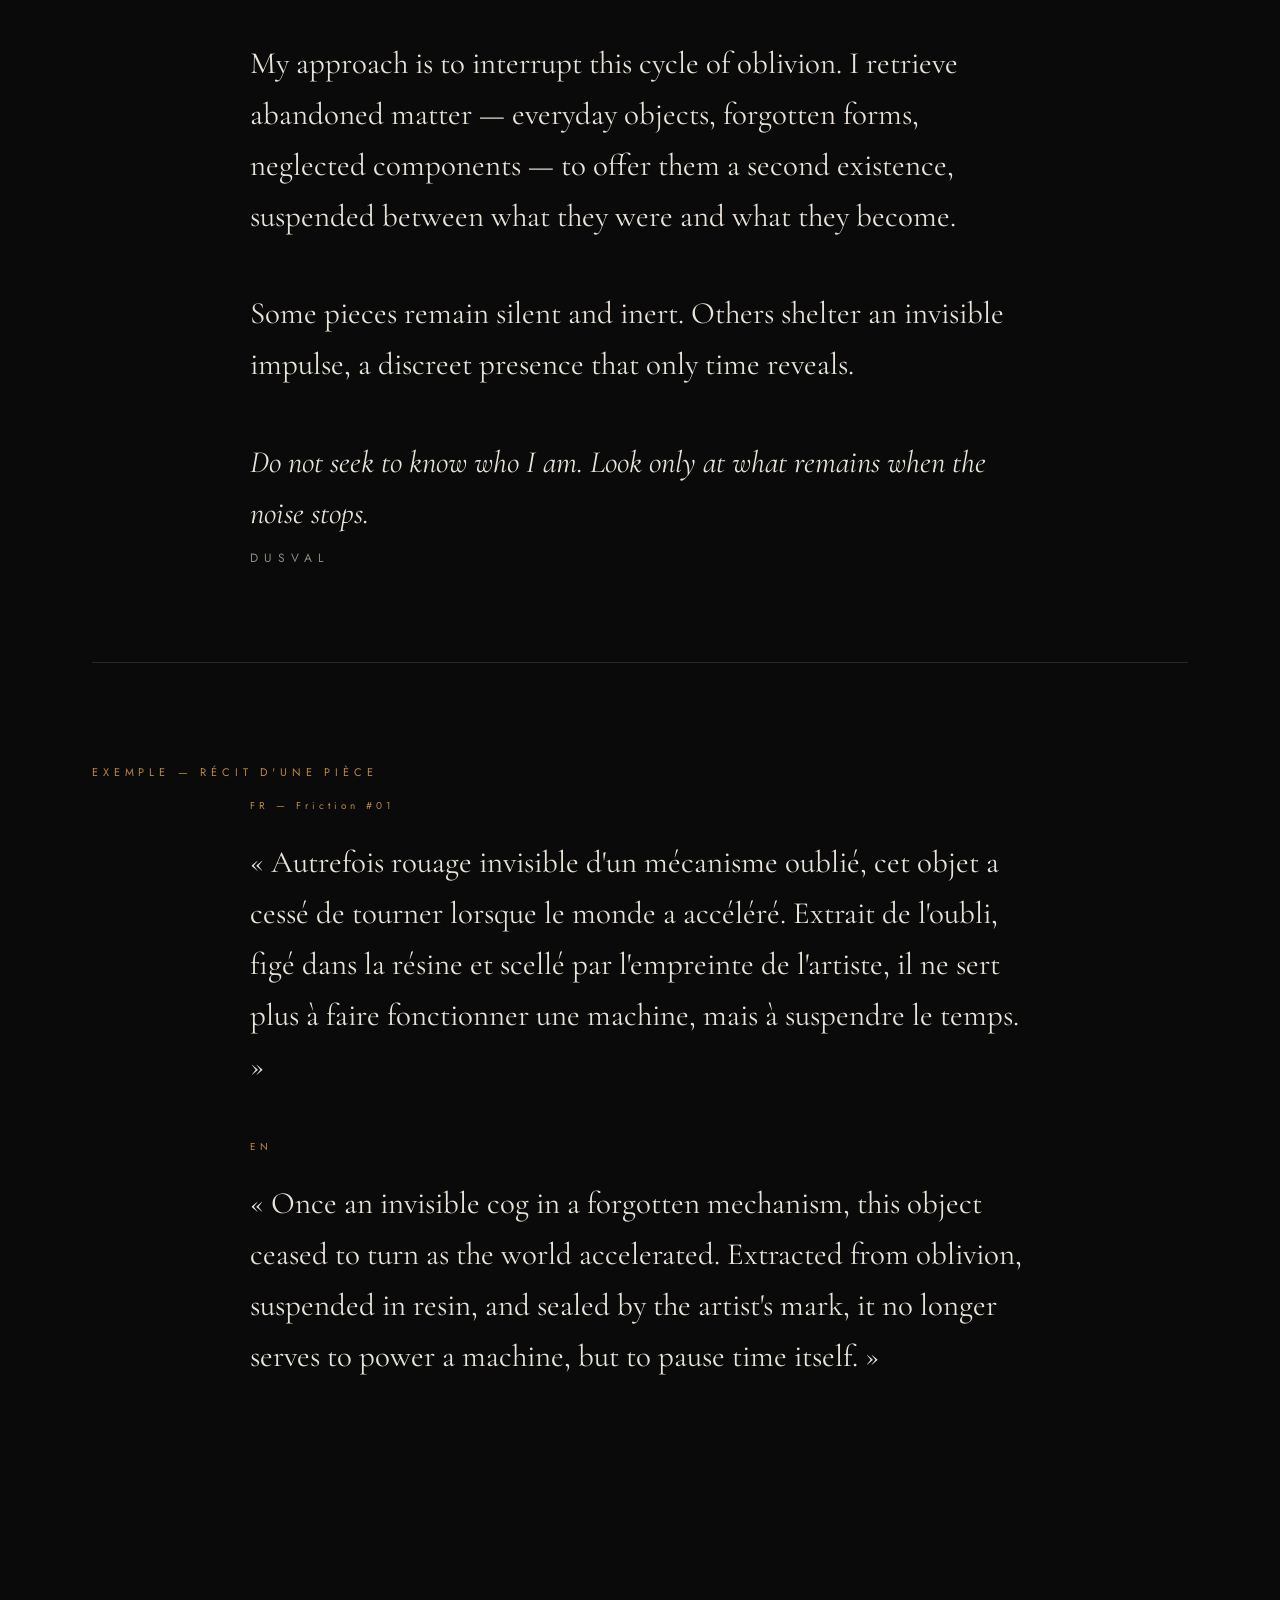
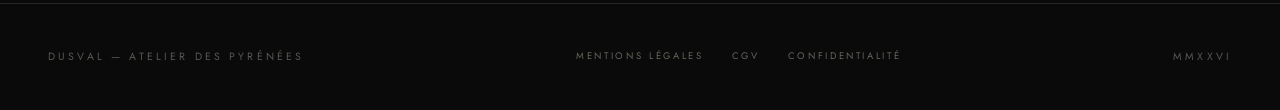
<file: manifeste.html>
<!DOCTYPE html>
<html lang="fr">
<head>
  <meta charset="UTF-8">
  <meta name="viewport" content="width=device-width, initial-scale=1.0">
  <title>Manifeste — DUSVAL</title>
  <meta name="description" content="Le manifeste de DUSVAL — l'ombre et la mémoire des choses.">
  <meta name="robots" content="noindex, nofollow">
  <meta property="og:title" content="Manifeste — DUSVAL">
  <meta property="og:description" content="Le manifeste de DUSVAL — l'ombre et la mémoire des choses.">
  <meta property="og:type" content="website">
  <link rel="icon" type="image/svg+xml" href="data:image/svg+xml,%3Csvg%20xmlns='http://www.w3.org/2000/svg'%20viewBox='0%200%20320%20320'%3E%3Crect%20width='320'%20height='320'%20fill='%230a0a0b'/%3E%3Cline%20x1='160'%20y1='40'%20x2='160'%20y2='128'%20stroke='%23b98a44'%20stroke-width='16'%20stroke-linecap='round'/%3E%3Ccircle%20cx='160'%20cy='196'%20r='52'%20fill='%23b98a44'/%3E%3C/svg%3E">
  <link rel="preconnect" href="https://fonts.googleapis.com">
  <link rel="preconnect" href="https://fonts.gstatic.com" crossorigin>
  <link href="https://fonts.googleapis.com/css2?family=Cormorant+Garamond:ital,wght@0,400;0,500;1,400&family=Jost:wght@300;400&display=swap" rel="stylesheet">
  <link rel="stylesheet" href="assets/css/style.css">
</head>
<body>
  <div class="grain" aria-hidden="true"></div>

  <nav id="nav">
    <a class="wordmark" href="index.html">DUSVAL</a>
    <ul>
      <li><a href="oeuvres.html">Œuvres</a></li>
      <li><a href="manifeste.html" class="actif">Manifeste</a></li>
      <li><a href="registre.html">Registre</a></li>
      <li><a href="contact.html">Contact</a></li>
    </ul>
  </nav>

  <main style="padding-top:170px;">
    <section class="section">
      <span class="sur-titre">Manifeste</span>
      <h2 class="titre-section reveal">L'ombre et la mémoire des choses.</h2>

      <div class="bloc-manifeste reveal">
        <span class="langue-tag">FR</span>
        <blockquote>
          Le monde accumule, consomme puis oublie. Tout ce qui nous entoure porte en soi
          la trace d'une histoire interrompue.
        </blockquote>
        <blockquote>
          Mon approche consiste à interrompre ce cycle de l'oubli. Je récupère la matière
          abandonnée — objets du quotidien, formes oubliées, composants délaissés — pour leur
          offrir une seconde existence, suspendue entre ce qu'ils ont été et ce qu'ils deviennent.
        </blockquote>
        <blockquote>
          Certaines pièces restent silencieuses et inertes. D'autres abritent une impulsion
          invisible, une présence discrète que seul le temps révèle.
        </blockquote>
        <blockquote style="font-style:italic;">
          Ne cherchez pas à savoir qui je suis. Regardez seulement ce qui reste quand le bruit s'arrête.
        </blockquote>
        <span class="signature-fin">DUSVAL</span>
      </div>

      <hr class="filet">

      <div class="bloc-manifeste reveal">
        <span class="langue-tag">EN</span>
        <blockquote>
          The world accumulates, consumes, then forgets. Everything around us carries the trace
          of an interrupted history.
        </blockquote>
        <blockquote>
          My approach is to interrupt this cycle of oblivion. I retrieve abandoned matter —
          everyday objects, forgotten forms, neglected components — to offer them a second
          existence, suspended between what they were and what they become.
        </blockquote>
        <blockquote>
          Some pieces remain silent and inert. Others shelter an invisible impulse, a discreet
          presence that only time reveals.
        </blockquote>
        <blockquote style="font-style:italic;">
          Do not seek to know who I am. Look only at what remains when the noise stops.
        </blockquote>
        <span class="signature-fin">DUSVAL</span>
      </div>

      <hr class="filet">

      <section class="section reveal" style="padding-top:0;">
        <span class="sur-titre">Exemple — récit d'une pièce</span>
        <div class="bloc-manifeste">
          <span class="langue-tag">FR — Friction #01</span>
          <blockquote>
            « Autrefois rouage invisible d'un mécanisme oublié, cet objet a cessé de tourner
            lorsque le monde a accéléré. Extrait de l'oubli, figé dans la résine et scellé par
            l'empreinte de l'artiste, il ne sert plus à faire fonctionner une machine,
            mais à suspendre le temps. »
          </blockquote>
          <span class="langue-tag" style="margin-top:46px;">EN</span>
          <blockquote>
            « Once an invisible cog in a forgotten mechanism, this object ceased to turn as
            the world accelerated. Extracted from oblivion, suspended in resin, and sealed by
            the artist's mark, it no longer serves to power a machine, but to pause time itself. »
          </blockquote>
        </div>
      </section>
    </section>
  </main>

  <footer>
    <span>DUSVAL — Atelier des Pyrénées</span>
    <div style="display:flex;gap:28px;" aria-label="Liens légaux">
      <a href="mentions-legales.html" style="font-family:var(--sans);font-size:9.5px;letter-spacing:.28em;text-transform:uppercase;color:rgba(145,139,127,.7);text-decoration:none;">Mentions légales</a>
      <a href="cgv.html" style="font-family:var(--sans);font-size:9.5px;letter-spacing:.28em;text-transform:uppercase;color:rgba(145,139,127,.7);text-decoration:none;">CGV</a>
      <a href="confidentialite.html" style="font-family:var(--sans);font-size:9.5px;letter-spacing:.28em;text-transform:uppercase;color:rgba(145,139,127,.7);text-decoration:none;">Confidentialité</a>
    </div>
    <span>MMXXVI</span>
  </footer>

  <script src="assets/js/main.js"></script>
</body>
</html>
</file>
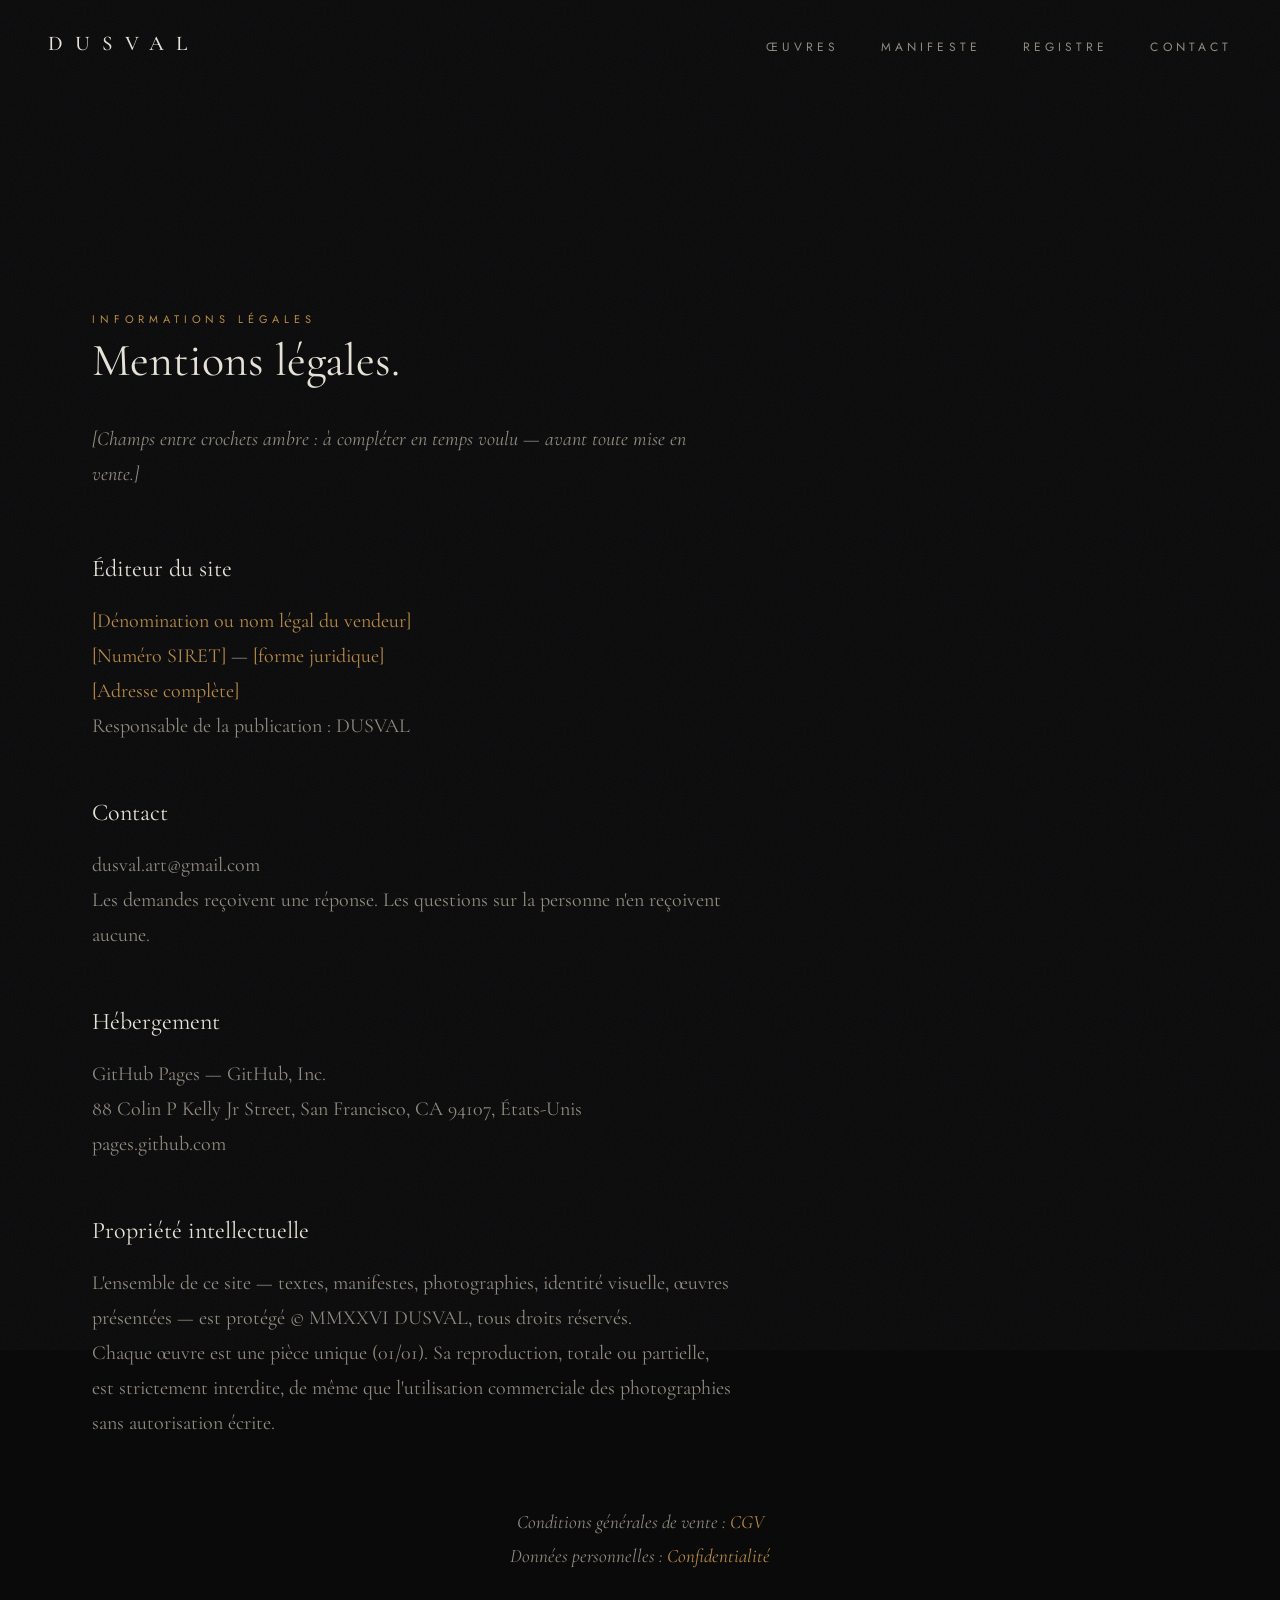
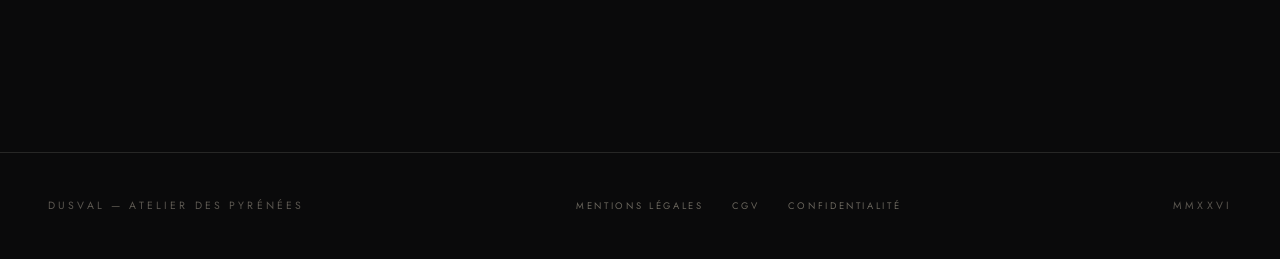
<file: mentions-legales.html>
<!DOCTYPE html>
<html lang="fr">
<head>
  <meta charset="UTF-8">
  <meta name="viewport" content="width=device-width, initial-scale=1.0">
  <title>Mentions légales — DUSVAL</title>
  <meta name="description" content="Mentions légales du site DUSVAL.">
  <meta name="robots" content="noindex, nofollow">
  <link rel="icon" type="image/svg+xml" href="data:image/svg+xml,%3Csvg%20xmlns='http://www.w3.org/2000/svg'%20viewBox='0%200%20320%20320'%3E%3Crect%20width='320'%20height='320'%20fill='%230a0a0b'/%3E%3Cline%20x1='160'%20y1='40'%20x2='160'%20y2='128'%20stroke='%23b98a44'%20stroke-width='16'%20stroke-linecap='round'/%3E%3Ccircle%20cx='160'%20cy='196'%20r='52'%20fill='%23b98a44'/%3E%3C/svg%3E">
  <link rel="preconnect" href="https://fonts.googleapis.com">
  <link rel="preconnect" href="https://fonts.gstatic.com" crossorigin>
  <link href="https://fonts.googleapis.com/css2?family=Cormorant+Garamond:ital,wght@0,400;0,500;1,400&family=Jost:wght@300;400&display=swap" rel="stylesheet">
  <link rel="stylesheet" href="assets/css/style.css">
</head>
<body>
  <div class="grain" aria-hidden="true"></div>

  <nav id="nav">
    <a class="wordmark" href="index.html">DUSVAL</a>
    <ul>
      <li><a href="oeuvres.html">Œuvres</a></li>
      <li><a href="manifeste.html">Manifeste</a></li>
      <li><a href="registre.html">Registre</a></li>
      <li><a href="contact.html">Contact</a></li>
    </ul>
  </nav>

  <main style="padding-top:170px;">
    <section class="section reveal">
      <span class="sur-titre">Informations légales</span>
      <h2 class="titre-section">Mentions légales.</h2>

      <p class="texte-courant">
        <em>[Champs entre crochets ambre : à compléter en temps voulu — avant toute mise en vente.]</em>
      </p>

      <h3 style="font-weight:400;font-size:24px;margin:56px 0 14px;">Éditeur du site</h3>
      <p class="texte-courant">
        <span style="color:var(--ambre)">[Dénomination ou nom légal du vendeur]</span><br>
        <span style="color:var(--ambre)">[Numéro SIRET]</span> — <span style="color:var(--ambre)">[forme juridique]</span><br>
        <span style="color:var(--ambre)">[Adresse complète]</span><br>
        Responsable de la publication : DUSVAL
      </p>

      <h3 style="font-weight:400;font-size:24px;margin:48px 0 14px;">Contact</h3>
      <p class="texte-courant">
        dusval.art@gmail.com<br>
        Les demandes reçoivent une réponse. Les questions sur la personne n'en reçoivent aucune.
      </p>

      <h3 style="font-weight:400;font-size:24px;margin:48px 0 14px;">Hébergement</h3>
      <p class="texte-courant">
        GitHub Pages — GitHub, Inc.<br>
        88 Colin P Kelly Jr Street, San Francisco, CA 94107, États-Unis<br>
        pages.github.com
      </p>

      <h3 style="font-weight:400;font-size:24px;margin:48px 0 14px;">Propriété intellectuelle</h3>
      <p class="texte-courant">
        L'ensemble de ce site — textes, manifestes, photographies, identité visuelle, œuvres présentées —
        est protégé © MMXXVI DUSVAL, tous droits réservés.<br>
        Chaque œuvre est une pièce unique (01/01). Sa reproduction, totale ou partielle, est strictement interdite,
        de même que l'utilisation commerciale des photographies sans autorisation écrite.
      </p>

      <p class="note-galerie" style="margin-top:64px;">
        Conditions générales de vente : <a href="cgv.html" style="color:var(--ambre);text-decoration:none;">CGV</a><br>
        Données personnelles : <a href="confidentialite.html" style="color:var(--ambre);text-decoration:none;">Confidentialité</a>
      </p>
    </section>
  </main>

  <footer>
    <span>DUSVAL — Atelier des Pyrénées</span>
    <div style="display:flex;gap:28px;" aria-label="Liens légaux">
      <a href="mentions-legales.html" style="font-family:var(--sans);font-size:9.5px;letter-spacing:.28em;text-transform:uppercase;color:rgba(145,139,127,.7);text-decoration:none;">Mentions légales</a>
      <a href="cgv.html" style="font-family:var(--sans);font-size:9.5px;letter-spacing:.28em;text-transform:uppercase;color:rgba(145,139,127,.7);text-decoration:none;">CGV</a>
      <a href="confidentialite.html" style="font-family:var(--sans);font-size:9.5px;letter-spacing:.28em;text-transform:uppercase;color:rgba(145,139,127,.7);text-decoration:none;">Confidentialité</a>
    </div>
    <span>MMXXVI</span>
  </footer>

  <script src="assets/js/main.js"></script>
</body>
</html>
</file>
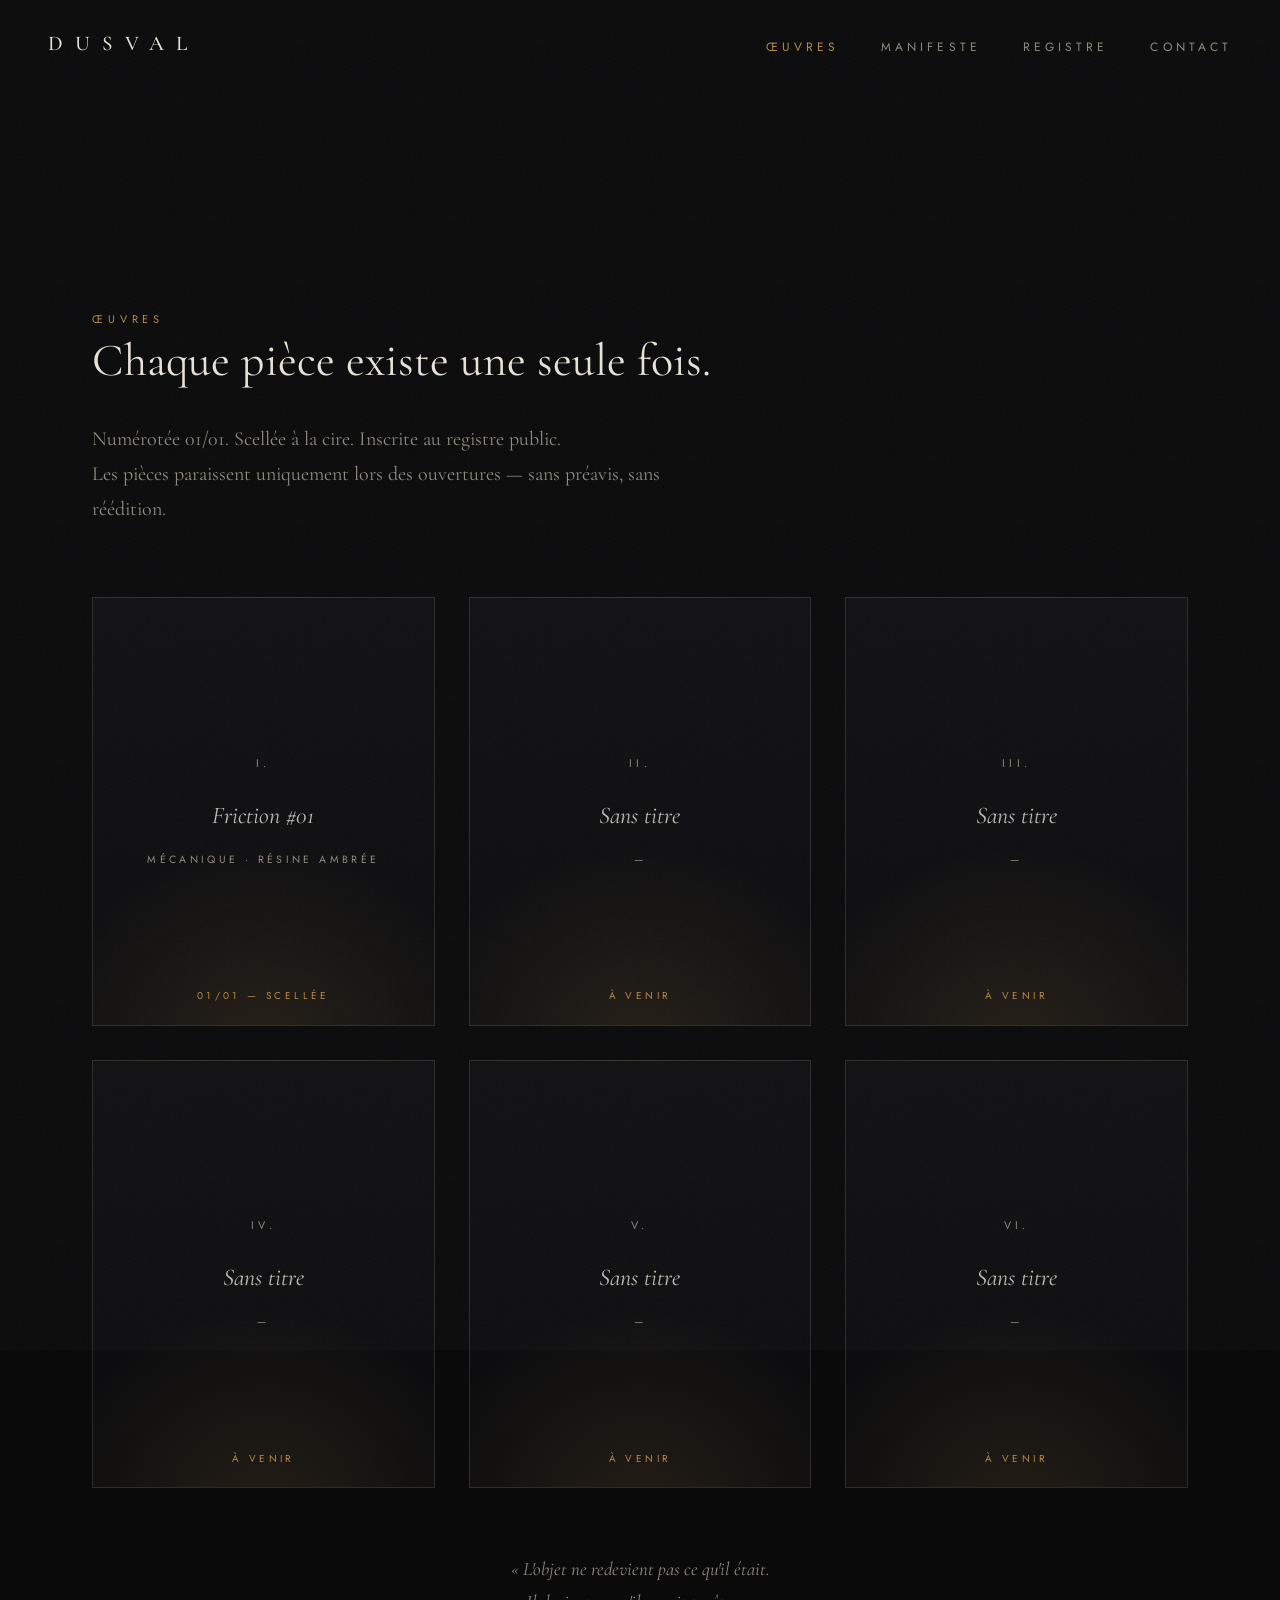
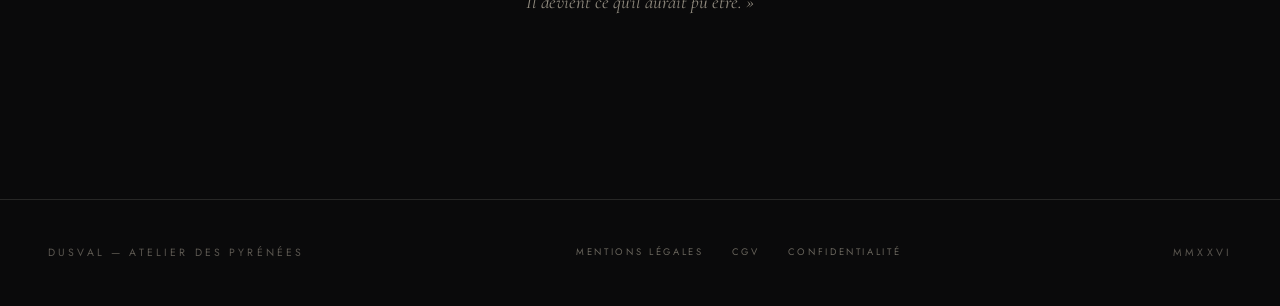
<file: oeuvres.html>
<!DOCTYPE html>
<html lang="fr">
<head>
  <meta charset="UTF-8">
  <meta name="viewport" content="width=device-width, initial-scale=1.0">
  <title>Œuvres — DUSVAL</title>
  <meta name="description" content="Les œuvres de DUSVAL — pièces uniques, numérotées 01/01, scellées.">
  <meta name="robots" content="noindex, nofollow">
  <meta property="og:title" content="Œuvres — DUSVAL">
  <meta property="og:description" content="Les œuvres de DUSVAL — pièces uniques, numérotées 01/01, scellées.">
  <meta property="og:type" content="website">
  <link rel="icon" type="image/svg+xml" href="data:image/svg+xml,%3Csvg%20xmlns='http://www.w3.org/2000/svg'%20viewBox='0%200%20320%20320'%3E%3Crect%20width='320'%20height='320'%20fill='%230a0a0b'/%3E%3Cline%20x1='160'%20y1='40'%20x2='160'%20y2='128'%20stroke='%23b98a44'%20stroke-width='16'%20stroke-linecap='round'/%3E%3Ccircle%20cx='160'%20cy='196'%20r='52'%20fill='%23b98a44'/%3E%3C/svg%3E">
  <link rel="preconnect" href="https://fonts.googleapis.com">
  <link rel="preconnect" href="https://fonts.gstatic.com" crossorigin>
  <link href="https://fonts.googleapis.com/css2?family=Cormorant+Garamond:ital,wght@0,400;0,500;1,400&family=Jost:wght@300;400&display=swap" rel="stylesheet">
  <link rel="stylesheet" href="assets/css/style.css">
</head>
<body>
  <div class="grain" aria-hidden="true"></div>

  <nav id="nav">
    <a class="wordmark" href="index.html">DUSVAL</a>
    <ul>
      <li><a href="oeuvres.html" class="actif">Œuvres</a></li>
      <li><a href="manifeste.html">Manifeste</a></li>
      <li><a href="registre.html">Registre</a></li>
      <li><a href="contact.html">Contact</a></li>
    </ul>
  </nav>

  <main style="padding-top:170px;">
    <section class="section reveal">
      <span class="sur-titre">Œuvres</span>
      <h2 class="titre-section">Chaque pièce existe une seule fois.</h2>
      <p class="texte-courant">Numérotée 01/01. Scellée à la cire. Inscrite au registre public.<br>
      Les pièces paraissent uniquement lors des ouvertures — sans préavis, sans réédition.</p>

      <div class="grille-oeuvres">
        <div class="carte">
          <span class="numeral">I.</span>
          <span class="titre-placeholder">Friction #01</span>
          <span class="matiere">Mécanique · Résine ambrée</span>
          <span class="statut">01/01 — Scellée</span>
        </div>
        <div class="carte">
          <span class="numeral">II.</span>
          <span class="titre-placeholder">Sans titre</span>
          <span class="matiere">—</span>
          <span class="statut">À venir</span>
        </div>
        <div class="carte">
          <span class="numeral">III.</span>
          <span class="titre-placeholder">Sans titre</span>
          <span class="matiere">—</span>
          <span class="statut">À venir</span>
        </div>
        <div class="carte">
          <span class="numeral">IV.</span>
          <span class="titre-placeholder">Sans titre</span>
          <span class="matiere">—</span>
          <span class="statut">À venir</span>
        </div>
        <div class="carte">
          <span class="numeral">V.</span>
          <span class="titre-placeholder">Sans titre</span>
          <span class="matiere">—</span>
          <span class="statut">À venir</span>
        </div>
        <div class="carte">
          <span class="numeral">VI.</span>
          <span class="titre-placeholder">Sans titre</span>
          <span class="matiere">—</span>
          <span class="statut">À venir</span>
        </div>
      </div>

      <p class="note-galerie">« L'objet ne redevient pas ce qu'il était.<br>Il devient ce qu'il aurait pu être. »</p>
    </section>
  </main>

  <footer>
    <span>DUSVAL — Atelier des Pyrénées</span>
    <div style="display:flex;gap:28px;" aria-label="Liens légaux">
      <a href="mentions-legales.html" style="font-family:var(--sans);font-size:9.5px;letter-spacing:.28em;text-transform:uppercase;color:rgba(145,139,127,.7);text-decoration:none;">Mentions légales</a>
      <a href="cgv.html" style="font-family:var(--sans);font-size:9.5px;letter-spacing:.28em;text-transform:uppercase;color:rgba(145,139,127,.7);text-decoration:none;">CGV</a>
      <a href="confidentialite.html" style="font-family:var(--sans);font-size:9.5px;letter-spacing:.28em;text-transform:uppercase;color:rgba(145,139,127,.7);text-decoration:none;">Confidentialité</a>
    </div>
    <span>MMXXVI</span>
  </footer>

  <script src="assets/js/main.js"></script>
</body>
</html>
</file>
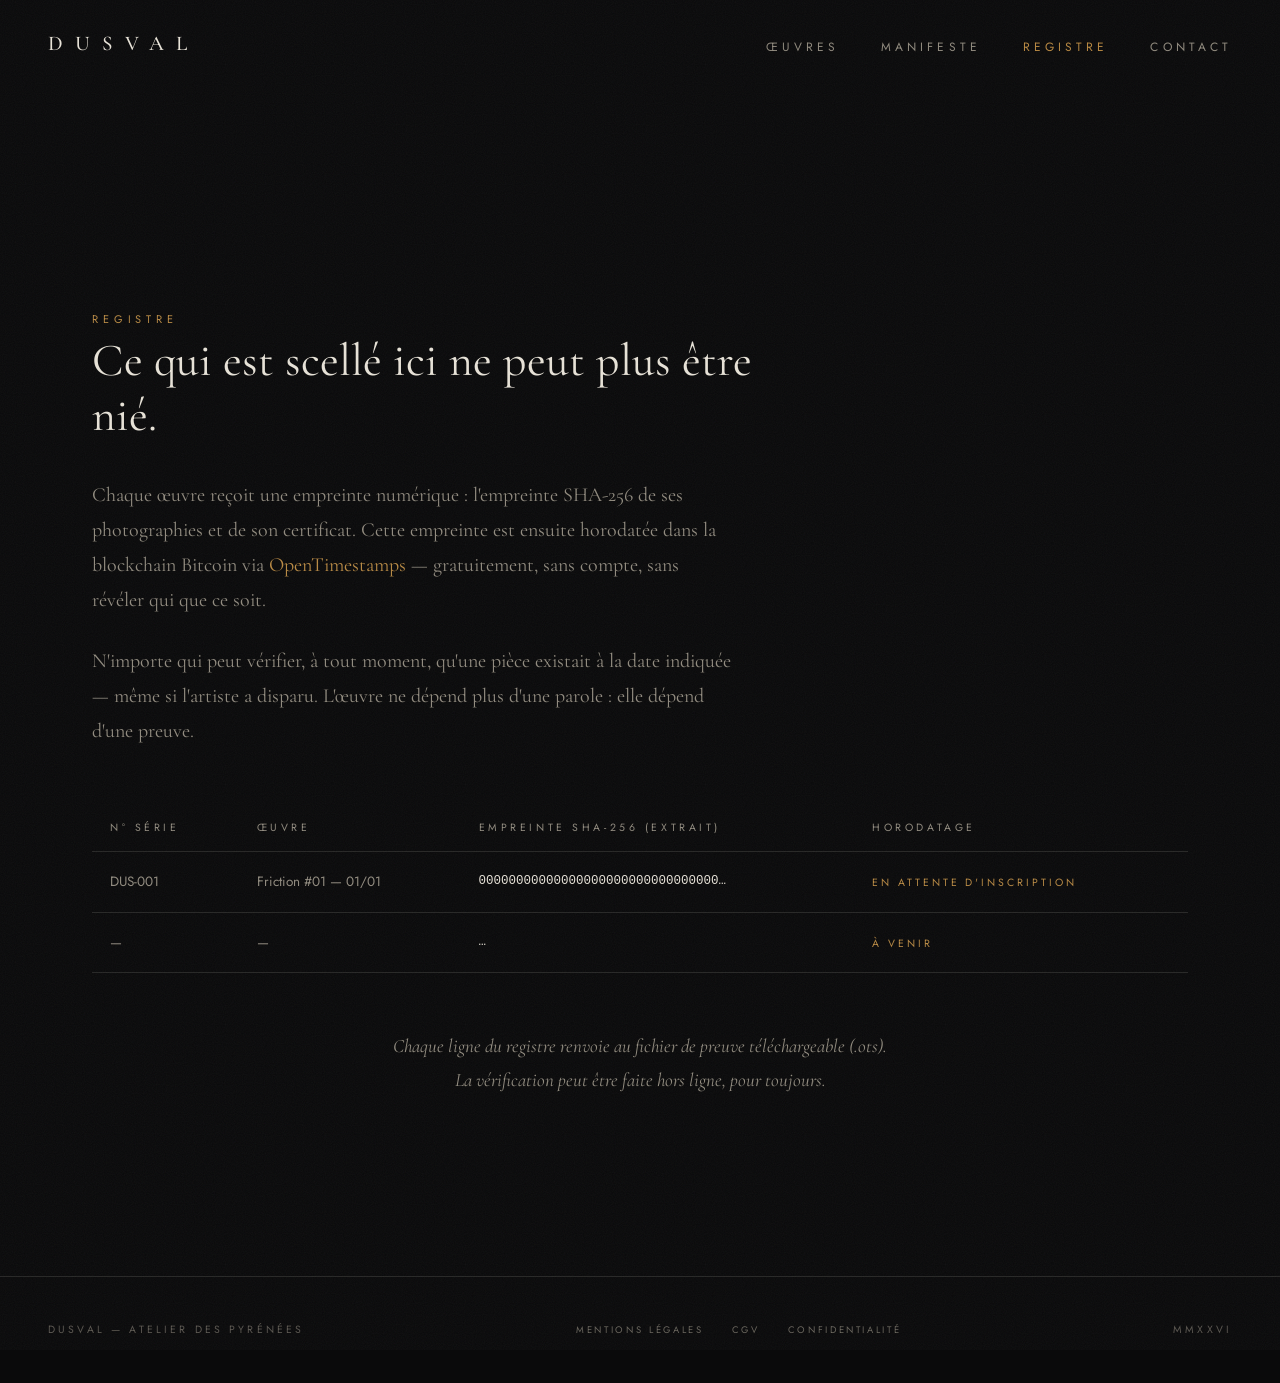
<file: registre.html>
<!DOCTYPE html>
<html lang="fr">
<head>
  <meta charset="UTF-8">
  <meta name="viewport" content="width=device-width, initial-scale=1.0">
  <title>Registre — DUSVAL</title>
  <meta name="description" content="Le registre public des œuvres DUSVAL — empreintes numériques horodatées, vérifiables par tous.">
  <meta name="robots" content="noindex, nofollow">
  <meta property="og:title" content="Registre — DUSVAL">
  <meta property="og:description" content="Le registre public des œuvres DUSVAL — empreintes numériques horodatées, vérifiables par tous.">
  <meta property="og:type" content="website">
  <link rel="icon" type="image/svg+xml" href="data:image/svg+xml,%3Csvg%20xmlns='http://www.w3.org/2000/svg'%20viewBox='0%200%20320%20320'%3E%3Crect%20width='320'%20height='320'%20fill='%230a0a0b'/%3E%3Cline%20x1='160'%20y1='40'%20x2='160'%20y2='128'%20stroke='%23b98a44'%20stroke-width='16'%20stroke-linecap='round'/%3E%3Ccircle%20cx='160'%20cy='196'%20r='52'%20fill='%23b98a44'/%3E%3C/svg%3E">
  <link rel="preconnect" href="https://fonts.googleapis.com">
  <link rel="preconnect" href="https://fonts.gstatic.com" crossorigin>
  <link href="https://fonts.googleapis.com/css2?family=Cormorant+Garamond:ital,wght@0,400;0,500;1,400&family=Jost:wght@300;400&display=swap" rel="stylesheet">
  <link rel="stylesheet" href="assets/css/style.css">
</head>
<body>
  <div class="grain" aria-hidden="true"></div>

  <nav id="nav">
    <a class="wordmark" href="index.html">DUSVAL</a>
    <ul>
      <li><a href="oeuvres.html">Œuvres</a></li>
      <li><a href="manifeste.html">Manifeste</a></li>
      <li><a href="registre.html" class="actif">Registre</a></li>
      <li><a href="contact.html">Contact</a></li>
    </ul>
  </nav>

  <main style="padding-top:170px;">
    <section class="section reveal">
      <span class="sur-titre">Registre</span>
      <h2 class="titre-section">Ce qui est scellé ici ne peut plus être nié.</h2>
      <p class="texte-courant">
        Chaque œuvre reçoit une empreinte numérique : l'empreinte SHA-256 de ses photographies
        et de son certificat. Cette empreinte est ensuite horodatée dans la blockchain Bitcoin
        via <a href="https://opentimestamps.org" style="color:var(--ambre); text-decoration:none;">OpenTimestamps</a> —
        gratuitement, sans compte, sans révéler qui que ce soit.
      </p>
      <p class="texte-courant" style="margin-top:26px;">
        N'importe qui peut vérifier, à tout moment, qu'une pièce existait à la date indiquée —
        même si l'artiste a disparu. L'œuvre ne dépend plus d'une parole : elle dépend d'une preuve.
      </p>

      <!-- Tableau du registre : lignes illustratives, à remplacer par les vraies entrées -->
      <table class="table-registre">
        <thead>
          <tr>
            <th>N° série</th>
            <th>Œuvre</th>
            <th>Empreinte SHA-256 (extrait)</th>
            <th>Horodatage</th>
          </tr>
        </thead>
        <tbody>
          <tr>
            <td>DUS-001</td>
            <td>Friction #01 — 01/01</td>
            <td class="hash">00000000000000000000000000000000…</td>
            <td><span class="attente">En attente d'inscription</span></td>
          </tr>
          <tr>
            <td>—</td>
            <td>—</td>
            <td class="hash">…</td>
            <td><span class="attente">À venir</span></td>
          </tr>
        </tbody>
      </table>

      <p class="note-galerie" style="margin-top:56px;">
        Chaque ligne du registre renvoie au fichier de preuve téléchargeable (.ots).<br>
        La vérification peut être faite hors ligne, pour toujours.
      </p>
    </section>
  </main>

  <footer>
    <span>DUSVAL — Atelier des Pyrénées</span>
    <div style="display:flex;gap:28px;" aria-label="Liens légaux">
      <a href="mentions-legales.html" style="font-family:var(--sans);font-size:9.5px;letter-spacing:.28em;text-transform:uppercase;color:rgba(145,139,127,.7);text-decoration:none;">Mentions légales</a>
      <a href="cgv.html" style="font-family:var(--sans);font-size:9.5px;letter-spacing:.28em;text-transform:uppercase;color:rgba(145,139,127,.7);text-decoration:none;">CGV</a>
      <a href="confidentialite.html" style="font-family:var(--sans);font-size:9.5px;letter-spacing:.28em;text-transform:uppercase;color:rgba(145,139,127,.7);text-decoration:none;">Confidentialité</a>
    </div>
    <span>MMXXVI</span>
  </footer>

  <script src="assets/js/main.js"></script>
</body>
</html>
</file>
<file: assets/css/style.css>
/* ============================================================
   DUSVAL — système de design
   Noir galerie · os chaud · ambre résine
   ============================================================ */

:root {
  --noir: #0a0a0b;
  --noir-2: #101012;
  --encre: #e8e3d8;
  --brume: #918b7f;
  --ambre: #b98a44;
  --ambre-doux: rgba(185, 138, 68, .55);
  --filet: rgba(232, 227, 216, .13);
  --serif: 'Cormorant Garamond', 'Times New Roman', serif;
  --sans: 'Jost', 'Segoe UI', sans-serif;
}

* { margin: 0; padding: 0; box-sizing: border-box; }

html { scroll-behavior: smooth; }

body {
  background: var(--noir);
  color: var(--encre);
  font-family: var(--serif);
  font-size: 19px;
  line-height: 1.75;
  -webkit-font-smoothing: antialiased;
  overflow-x: hidden;
}

::selection { background: var(--ambre); color: var(--noir); }

/* ---- grain ---- */
.grain {
  position: fixed; inset: -50%;
  width: 200%; height: 200%;
  pointer-events: none;
  z-index: 90;
  opacity: .05;
  background-image: url("data:image/svg+xml,%3Csvg xmlns='http://www.w3.org/2000/svg' width='240' height='240'%3E%3Cfilter id='n'%3E%3CfeTurbulence type='fractalNoise' baseFrequency='.9' numOctaves='2'/%3E%3C/filter%3E%3Crect width='100%25' height='100%25' filter='url(%23n)'/%3E%3C/svg%3E");
  animation: grain 7s steps(6) infinite;
}
@keyframes grain {
  0%,100% { transform: translate(0,0); }
  20% { transform: translate(-4%,3%); }
  40% { transform: translate(3%,-5%); }
  60% { transform: translate(-5%,-2%); }
  80% { transform: translate(4%,4%); }
}

/* ---- navigation ---- */
nav {
  position: fixed; top: 0; left: 0; right: 0;
  display: flex; align-items: center; justify-content: space-between;
  padding: 26px 48px;
  z-index: 100;
  transition: background .5s ease, padding .5s ease;
}
nav.scrolled {
  background: rgba(10,10,11,.86);
  backdrop-filter: blur(14px);
  padding: 16px 48px;
  border-bottom: 1px solid var(--filet);
}
.wordmark {
  font-family: var(--serif);
  font-weight: 500;
  font-size: 21px;
  letter-spacing: .58em;
  margin-right: -.58em;
  color: var(--encre);
  text-decoration: none;
}
nav ul { display: flex; gap: 42px; list-style: none; }
nav ul a {
  font-family: var(--sans);
  font-size: 12px;
  font-weight: 400;
  letter-spacing: .34em;
  text-transform: uppercase;
  color: var(--brume);
  text-decoration: none;
  transition: color .35s;
}
nav ul a:hover, nav ul a.actif { color: var(--ambre); }

/* ---- héros ---- */
.hero {
  min-height: 100svh;
  display: flex; flex-direction: column;
  align-items: center; justify-content: center;
  text-align: center;
  position: relative;
  padding: 120px 24px 80px;
}
.hero h1 {
  font-family: var(--serif);
  font-weight: 400;
  font-size: clamp(52px, 11vw, 150px);
  letter-spacing: .5em;
  margin-right: -.5em;
  line-height: 1;
  animation: lever 2.4s cubic-bezier(.19,1,.22,1) both .3s;
}
.hero .sous-titre {
  margin-top: 54px;
  max-width: 620px;
  font-style: italic;
  font-size: clamp(19px, 2.4vw, 25px);
  color: var(--brume);
  animation: lever 2.4s cubic-bezier(.19,1,.22,1) both .9s;
}
.hero .echo {
  margin-top: 14px;
  font-family: var(--sans);
  font-size: 11px;
  letter-spacing: .3em;
  text-transform: uppercase;
  color: rgba(145,139,127,.55);
  animation: lever 2.4s both 1.3s;
}
@keyframes lever {
  from { opacity: 0; transform: translateY(28px); }
  to { opacity: 1; transform: translateY(0); }
}
.fil-descente {
  position: absolute; bottom: 38px; left: 50%;
  width: 1px; height: 64px;
  background: linear-gradient(var(--ambre), transparent);
  animation: fil 2.8s ease-in-out infinite;
}
@keyframes fil {
  0% { transform: scaleY(0); transform-origin: top; }
  45% { transform: scaleY(1); transform-origin: top; }
  55% { transform: scaleY(1); transform-origin: bottom; }
  100% { transform: scaleY(0); transform-origin: bottom; }
}

/* ---- structure commune ---- */
main { max-width: 1160px; margin: 0 auto; padding: 0 32px; }

.section { padding: 130px 0 40px; }

.sur-titre {
  font-family: var(--sans);
  font-size: 11px;
  letter-spacing: .44em;
  text-transform: uppercase;
  color: var(--ambre);
  margin-bottom: 26px;
}
.titre-section {
  font-weight: 400;
  font-size: clamp(30px, 4vw, 46px);
  line-height: 1.2;
  margin-bottom: 34px;
  max-width: 720px;
}
.texte-courant { max-width: 640px; color: var(--brume); font-size: 20px; }

.filet { border: none; border-top: 1px solid var(--filet); margin: 90px 0; }

/* ---- révélations au défilement ---- */
.reveal { opacity: 0; transform: translateY(36px); transition: opacity 1.2s cubic-bezier(.19,1,.22,1), transform 1.2s cubic-bezier(.19,1,.22,1); }
.reveal.visible { opacity: 1; transform: translateY(0); }

/* ---- piliers (accueil) ---- */
.piliers {
  display: grid;
  grid-template-columns: repeat(3, 1fr);
  gap: 56px;
  margin-top: 70px;
}
.pilier .numeral {
  font-family: var(--sans);
  font-size: 12px;
  letter-spacing: .4em;
  color: var(--ambre);
  display: block;
  margin-bottom: 20px;
}
.pilier h3 { font-weight: 400; font-size: 26px; margin-bottom: 16px; }
.pilier p { color: var(--brume); font-size: 17.5px; }

/* ---- galerie ---- */
.grille-oeuvres {
  display: grid;
  grid-template-columns: repeat(auto-fill, minmax(290px, 1fr));
  gap: 34px;
  margin-top: 70px;
}
.carte {
  position: relative;
  aspect-ratio: 4 / 5;
  border: 1px solid var(--filet);
  background:
    radial-gradient(120% 90% at 50% 108%, rgba(185,138,68,.14), transparent 55%),
    linear-gradient(180deg, var(--noir-2), #0c0c0e);
  display: flex; flex-direction: column;
  align-items: center; justify-content: center;
  text-decoration: none;
  transition: transform .8s cubic-bezier(.19,1,.22,1), border-color .8s;
}
.carte:hover { transform: translateY(-8px); border-color: var(--ambre-doux); }
.carte .numeral {
  font-family: var(--sans);
  font-size: 11px; letter-spacing: .4em;
  color: var(--brume);
  margin-bottom: 22px;
}
.carte .titre-placeholder {
  font-style: italic;
  font-size: 24px;
  color: var(--encre);
  opacity: .82;
}
.carte .matiere {
  margin-top: 14px;
  font-family: var(--sans);
  font-size: 10.5px;
  letter-spacing: .32em;
  text-transform: uppercase;
  color: var(--brume);
}
.carte .statut {
  position: absolute; bottom: 20px;
  font-family: var(--sans);
  font-size: 10px; letter-spacing: .34em;
  text-transform: uppercase;
  color: var(--ambre);
}
.note-galerie {
  margin-top: 64px;
  text-align: center;
  font-style: italic;
  color: var(--brume);
}

/* ---- manifeste ---- */
.bloc-manifeste { max-width: 780px; margin: 0 auto; }
.bloc-manifeste blockquote {
  font-size: clamp(23px, 3vw, 31px);
  line-height: 1.65;
  font-weight: 400;
}
.bloc-manifeste blockquote + blockquote { margin-top: 46px; }
.signature-fin {
  margin-top: 60px;
  font-family: var(--sans);
  font-size: 12px;
  letter-spacing: .5em;
  text-transform: uppercase;
  color: var(--brume);
}
.langue-tag {
  display: inline-block;
  font-family: var(--sans);
  font-size: 10px;
  letter-spacing: .4em;
  color: var(--ambre);
  margin-bottom: 22px;
}

/* ---- registre ---- */
.table-registre {
  width: 100%;
  border-collapse: collapse;
  margin-top: 56px;
  font-family: var(--sans);
  font-size: 13.5px;
}
.table-registre th {
  text-align: left;
  font-weight: 400;
  font-size: 10.5px;
  letter-spacing: .34em;
  text-transform: uppercase;
  color: var(--brume);
  padding: 14px 18px;
  border-bottom: 1px solid var(--filet);
}
.table-registre td {
  padding: 18px;
  border-bottom: 1px solid var(--filet);
  color: var(--brume);
}
.table-registre td.hash { color: var(--encre); font-family: monospace; font-size: 12.5px; }
.table-registre td .attente { color: var(--ambre); font-size: 10.5px; letter-spacing: .28em; text-transform: uppercase; }

/* ---- contact ---- */
.contact-bloc { max-width: 560px; margin: 0 auto; text-align: center; }
.contact-bloc .courriel {
  display: inline-block;
  margin-top: 44px;
  font-family: var(--sans);
  font-size: 15px;
  letter-spacing: .22em;
  color: var(--encre);
  text-decoration: none;
  border-bottom: 1px solid var(--ambre-doux);
  padding-bottom: 6px;
  transition: color .4s;
}
.contact-bloc .courriel:hover { color: var(--ambre); }
.avertissement {
  margin-top: 70px;
  font-style: italic;
  color: var(--brume);
  font-size: 17px;
}

/* ---- pied de page ---- */
footer {
  margin-top: 140px;
  padding: 44px 48px;
  border-top: 1px solid var(--filet);
  display: flex; align-items: center; justify-content: space-between;
  font-family: var(--sans);
  font-size: 10.5px;
  letter-spacing: .3em;
  text-transform: uppercase;
  color: rgba(145,139,127,.6);
}

/* ---- responsive ---- */
@media (max-width: 860px) {
  nav { padding: 20px 24px; flex-direction: column; gap: 18px; }
  nav.scrolled { padding: 14px 24px; }
  .piliers { grid-template-columns: 1fr; gap: 44px; }
  footer { flex-direction: column; gap: 14px; text-align: center; }
}

@media (prefers-reduced-motion: reduce) {
  *, *::before, *::after { animation: none !important; transition: none !important; }
  .reveal { opacity: 1; transform: none; }
}
</file>
